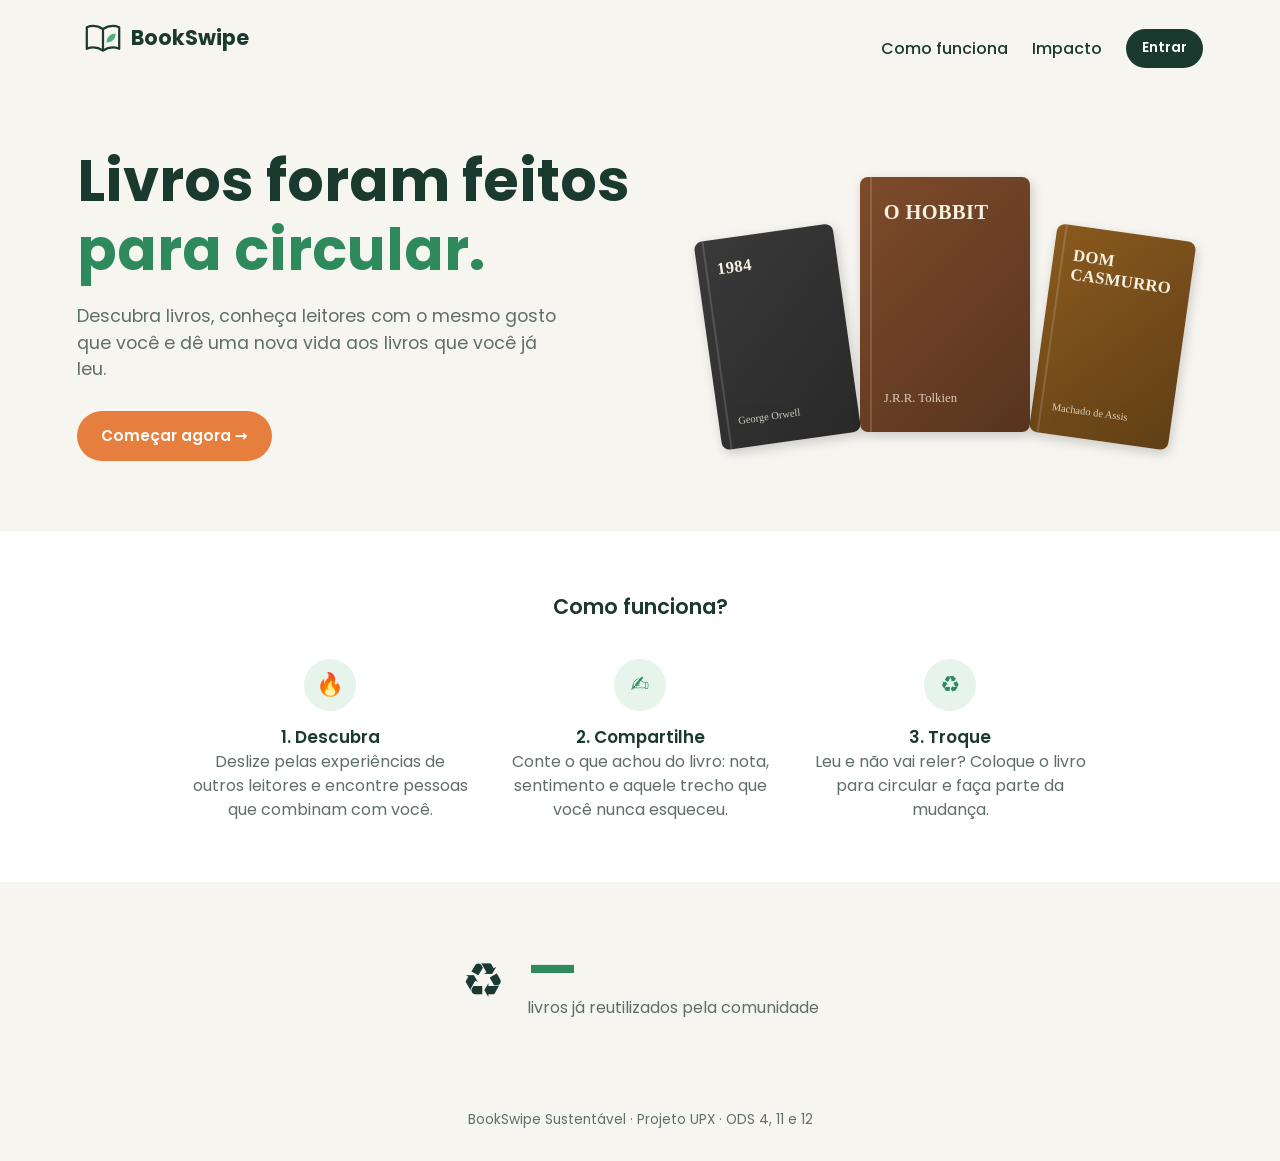
<file: site/index.html>
<!DOCTYPE html>
<html lang="pt-BR">
<head>
  <meta charset="UTF-8">
  <meta name="viewport" content="width=device-width, initial-scale=1.0">
  <title>BookSwipe · Leia. Compartilhe. Troque.</title>
  <link rel="preconnect" href="https://fonts.googleapis.com">
  <link href="https://fonts.googleapis.com/css2?family=Poppins:wght@400;500;600;700&display=swap" rel="stylesheet">
  <link rel="icon" href="favicon.svg" type="image/svg+xml">
  <link rel="stylesheet" href="css/estilo.css">
</head>
<body>

  <header class="landing-topo">
    <a href="index.html" class="logo" id="logo"></a>
    <nav>
      <a href="#como-funciona">Como funciona</a>
      <a href="#impacto">Impacto</a>
      <a href="login.html" class="botao botao-escuro botao-pequeno">Entrar</a>
    </nav>
  </header>

  <section class="hero">
    <div>
      <h1>Livros foram feitos <em>para circular.</em></h1>
      <p>Descubra livros, conheça leitores com o mesmo gosto que você e dê uma nova vida aos livros que você já leu.</p>
      <a href="cadastro.html" class="botao botao-destaque">Começar agora →</a>
    </div>
    <div class="hero-livros" id="hero-livros"></div>
  </section>

  <section class="como-funciona" id="como-funciona">
    <h2>Como funciona?</h2>
    <div class="passos">
      <div>
        <div class="passo-numero">🔥</div>
        <h3>1. Descubra</h3>
        <p class="suave">Deslize pelas experiências de outros leitores e encontre pessoas que combinam com você.</p>
      </div>
      <div>
        <div class="passo-numero">✍️</div>
        <h3>2. Compartilhe</h3>
        <p class="suave">Conte o que achou do livro: nota, sentimento e aquele trecho que você nunca esqueceu.</p>
      </div>
      <div>
        <div class="passo-numero">♻️</div>
        <h3>3. Troque</h3>
        <p class="suave">Leu e não vai reler? Coloque o livro para circular e faça parte da mudança.</p>
      </div>
    </div>
  </section>

  <section class="impacto-faixa" id="impacto">
    <span style="font-size:3rem">♻️</span>
    <div>
      <div class="impacto-numero" id="total-reutilizados">—</div>
      <div class="suave">livros já reutilizados pela comunidade</div>
    </div>
  </section>

  <footer class="rodape">BookSwipe Sustentável · Projeto UPX · ODS 4, 11 e 12</footer>

  <script src="js/api.js"></script>
  <script src="js/layout.js"></script>
  <script src="js/index.js"></script>
</body>
</html>
</file>
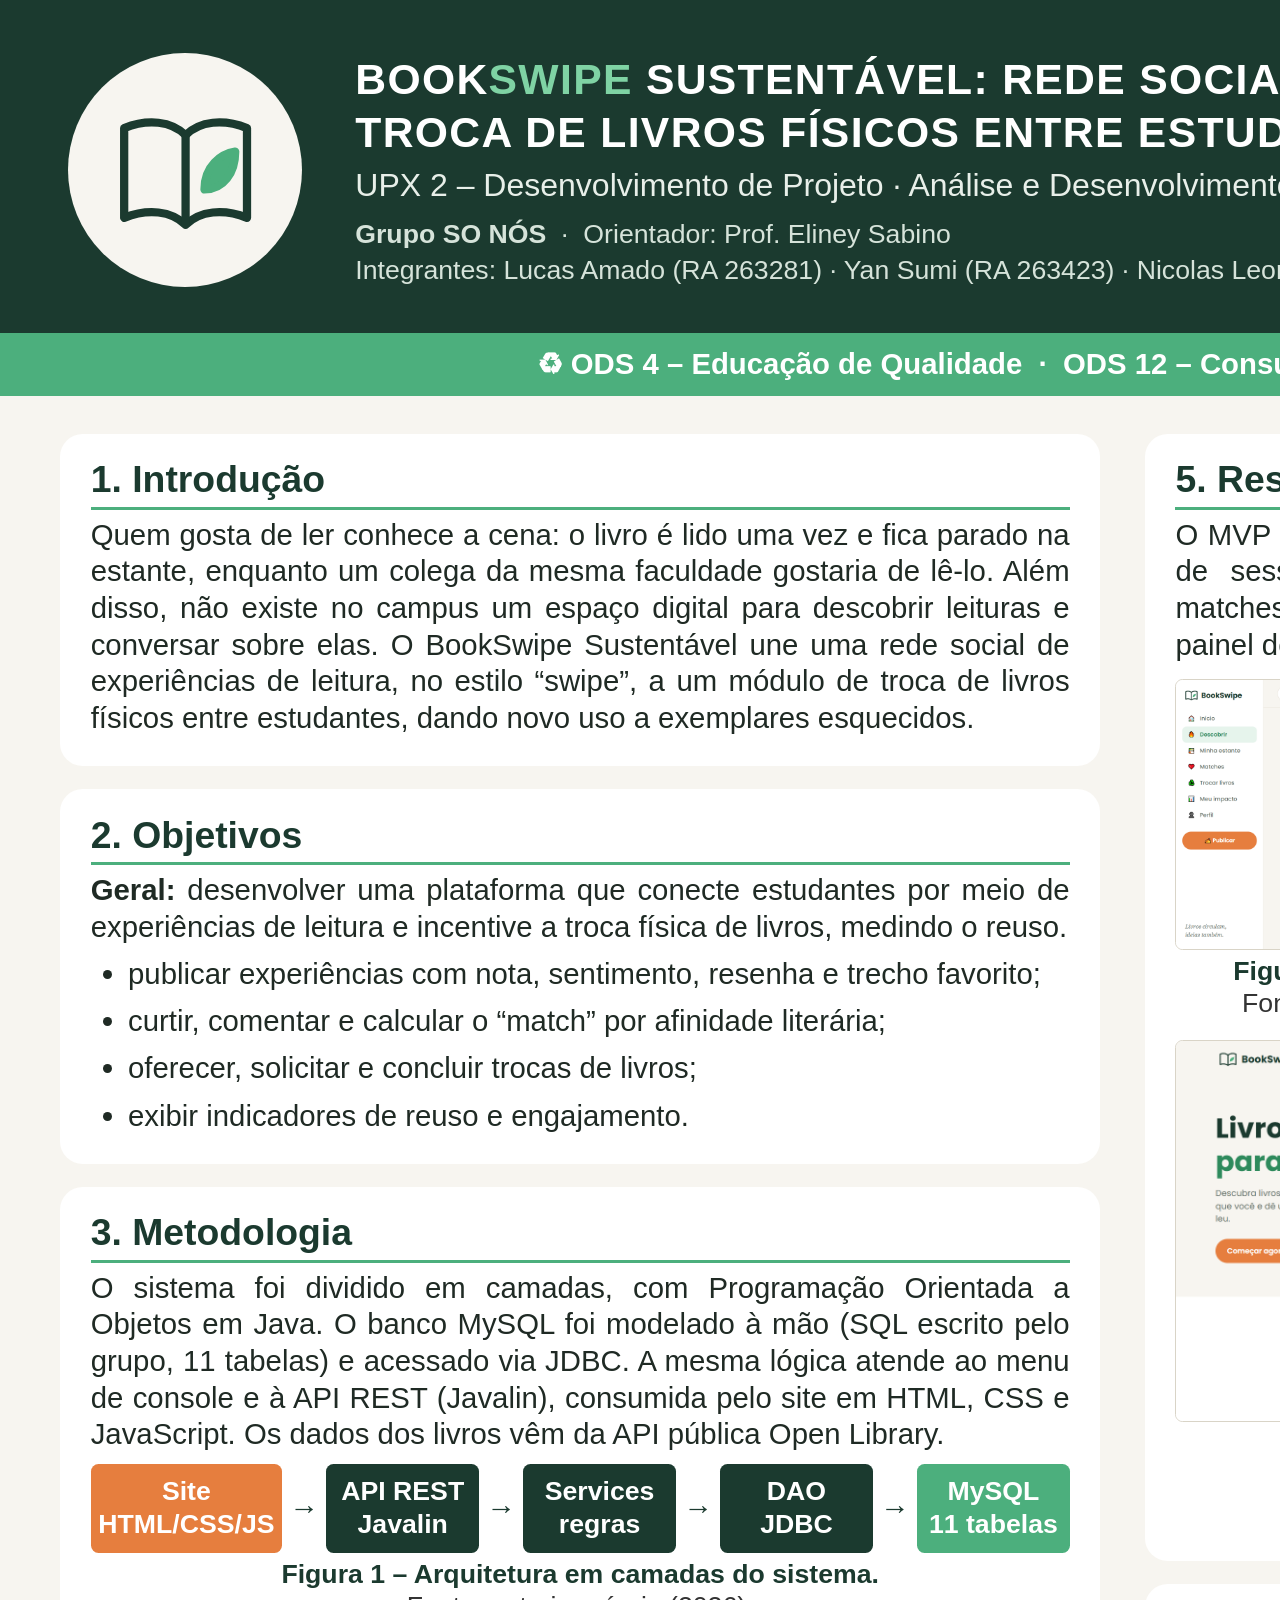
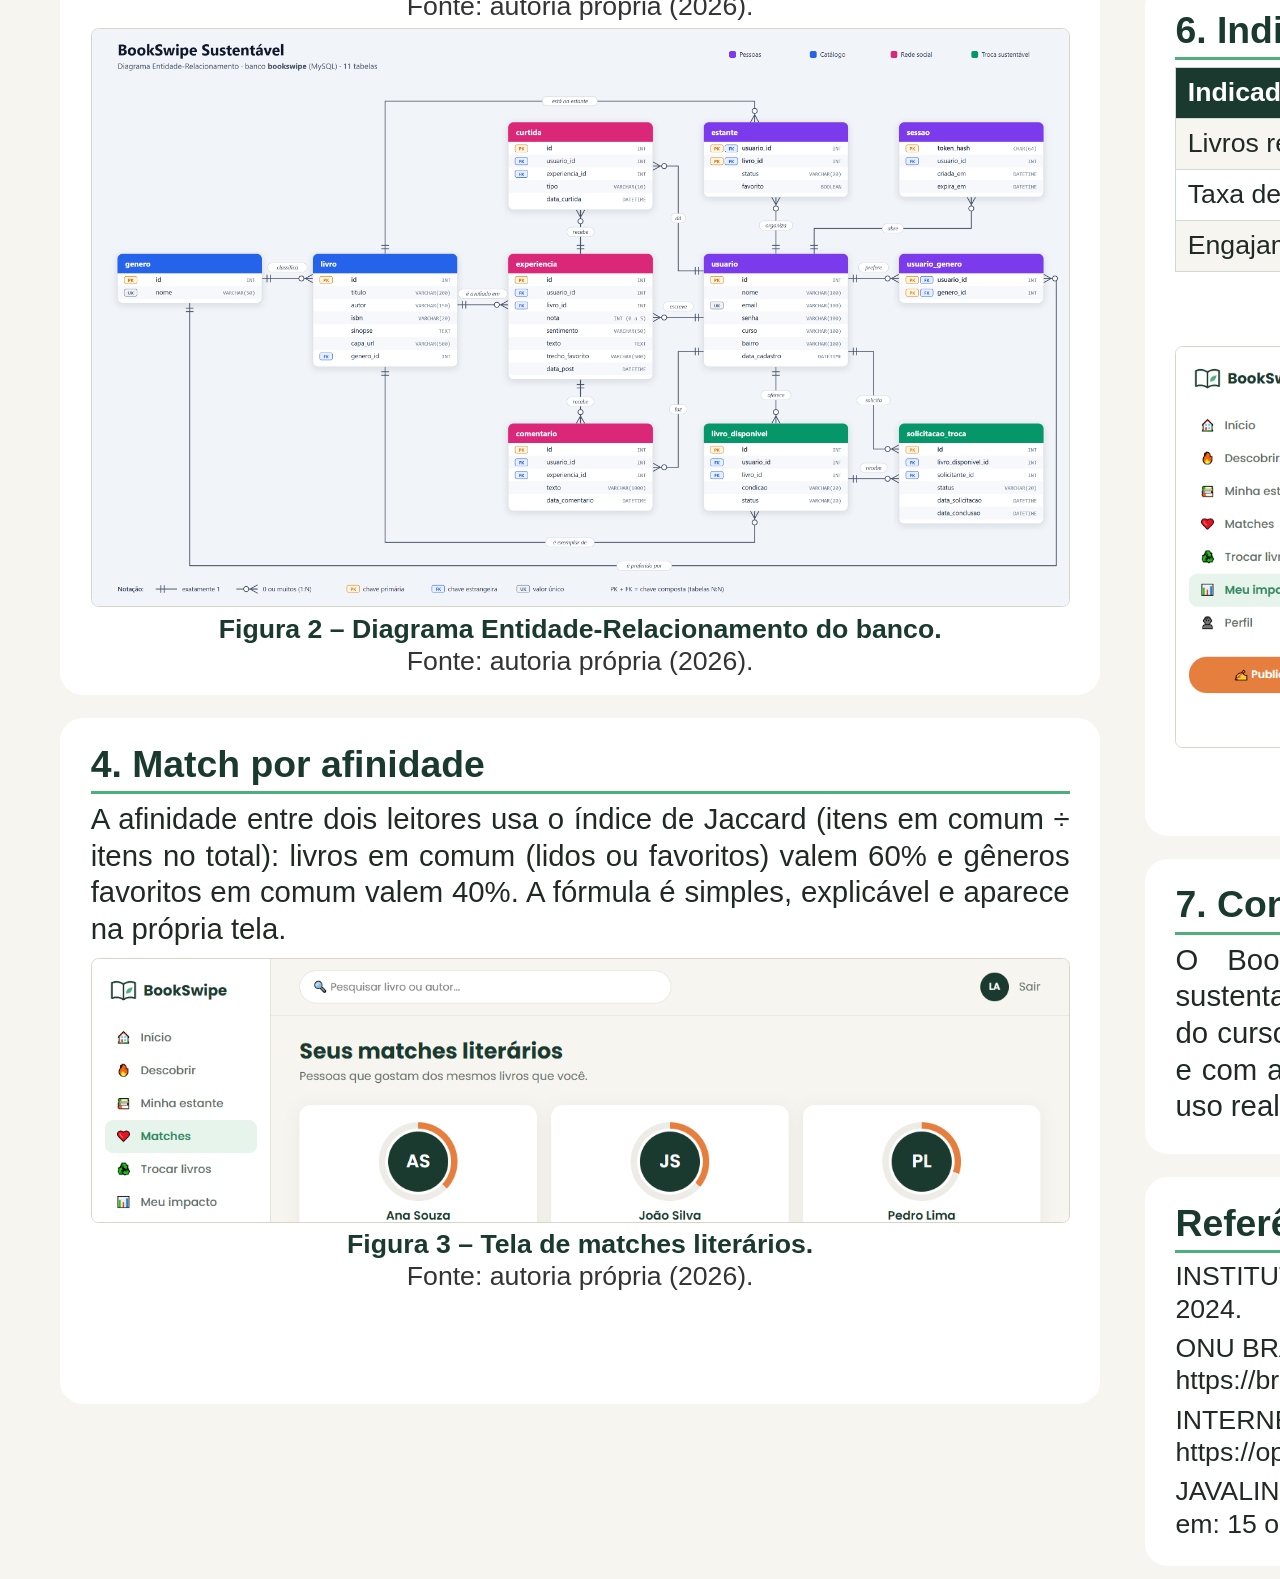
<file: entrega/banner.html>
<!doctype html>
<html lang="pt-BR">
<head>
<meta charset="utf-8">
<title>Banner BookSwipe</title>
<style>
  @page { size: 594mm 841mm; margin: 0; }
  * { box-sizing: border-box; }
  html, body { margin: 0; }
  body { font-family: Arial, Helvetica, sans-serif; font-size: 22pt; line-height: 1.25; color: #1f2a24; background: #F7F5F0;
         width: 594mm; height: 841mm; overflow: hidden; -webkit-print-color-adjust: exact; print-color-adjust: exact; }
  p, li { text-align: justify; hyphens: auto; margin: 0 0 8pt; }
  ul { margin: 0 0 8pt; padding-left: 28pt; }

  header { background: #1B3A2F; color: #fff; padding: 14mm 18mm 12mm; display: flex; gap: 14mm; align-items: center; }
  .marca { width: 62mm; height: 62mm; border-radius: 50%; background: #F7F5F0; flex: none; display: flex; align-items: center; justify-content: center; }
  .marca svg { width: 40mm; height: 40mm; }
  header .tit { flex: 1; }
  header h1 { font-size: 32pt; margin: 0 0 4pt; letter-spacing: 1pt; }
  header h1 span { color: #7fd3a4; }
  header .sub { font-size: 24pt; margin: 0 0 8pt; color: #e8efe9; text-align: left; }
  header .ident { font-size: 20pt; color: #d6e3da; line-height: 1.35; text-align: left; margin: 0; }
  .faixa { background: #4CAF7D; color: #fff; font-size: 22pt; font-weight: bold; text-align: center; padding: 3.5mm; }

  main { display: grid; grid-template-columns: 1fr 1fr; gap: 12mm; padding: 10mm 16mm 0; height: 690mm; }
  .col { display: flex; flex-direction: column; gap: 6mm; min-height: 0; }
  .bloco { background: #fff; border-radius: 6mm; padding: 6mm 8mm 5mm; }
  h2 { font-size: 28pt; color: #1B3A2F; margin: 0 0 5pt; padding-bottom: 3pt; border-bottom: 2.5pt solid #4CAF7D; }
  h2 b { color: #E67E3E; }
  figure { margin: 4pt 0 0; text-align: center; }
  figure img { width: 100%; border: 1pt solid #d9d4c7; border-radius: 2mm; display: block; }
  figcaption { font-size: 20pt; line-height: 1.2; margin-top: 4pt; text-align: center; color: #333; }
  figcaption b { color: #1B3A2F; }
  .lado { display: flex; gap: 5mm; }
  .lado figure { flex: 1; }

  .arq { display: flex; align-items: center; justify-content: space-between; gap: 2mm; margin: 4pt 0 2pt; }
  .arq div { background: #1B3A2F; color: #fff; font-size: 20pt; font-weight: bold; padding: 3mm 2mm; border-radius: 2mm; text-align: center; flex: 1; }
  .arq div.l { background: #4CAF7D; }
  .arq div.o { background: #E67E3E; }
  .arq i { font-style: normal; color: #1B3A2F; font-size: 22pt; font-weight: bold; }

  table { width: 100%; border-collapse: collapse; font-size: 20pt; }
  th, td { border: 1pt solid #cfd8d2; padding: 2.2mm 3mm; text-align: left; }
  th { background: #1B3A2F; color: #fff; }
  td.n { text-align: center; font-weight: bold; color: #2e8b57; white-space: nowrap; }
  tr:nth-child(even) td { background: #F7F5F0; }
  .ref p { font-size: 20pt; line-height: 1.22; text-align: left; margin-bottom: 5pt; }
  .grow { flex: 1; }
</style>
</head>
<body>

<header>
  <div class="marca">
    <svg viewBox="0 0 64 64" fill="none" stroke="#1B3A2F" stroke-width="3.5" stroke-linejoin="round">
      <path d="M6 14 C16 10 26 11 32 17 C38 11 48 10 58 14 V52 C48 48 38 49 32 55 C26 49 16 48 6 52 Z"/>
      <path d="M32 17 V55"/>
      <path d="M40 40 C40 30 47 25 53 24 C53 33 48 40 40 40 Z" fill="#4CAF7D" stroke="#4CAF7D"/>
    </svg>
  </div>
  <div class="tit">
    <h1>BOOK<span>SWIPE</span> SUSTENTÁVEL: REDE SOCIAL DE EXPERIÊNCIAS DE LEITURA E TROCA DE LIVROS FÍSICOS ENTRE ESTUDANTES</h1>
    <p class="sub">UPX 2 – Desenvolvimento de Projeto · Análise e Desenvolvimento de Sistemas</p>
    <p class="ident">
      <b>Grupo SO NÓS</b> &nbsp;·&nbsp; Orientador: Prof. Eliney Sabino<br>
      Integrantes: Lucas Amado (RA 263281) · Yan Sumi (RA 263423) · Nicolas Leon (RA 263164) · Matheus Freitas (RA 263627)
    </p>
  </div>
</header>
<div class="faixa">♻ ODS 4 – Educação de Qualidade &nbsp;·&nbsp; ODS 12 – Consumo e Produção Responsáveis</div>

<main>
  <!-- COLUNA ESQUERDA -->
  <div class="col">
    <section class="bloco">
      <h2>1. Introdução</h2>
      <p>Quem gosta de ler conhece a cena: o livro é lido uma vez e fica parado na estante, enquanto um colega da mesma faculdade gostaria de lê-lo. Além disso, não existe no campus um espaço digital para descobrir leituras e conversar sobre elas. O BookSwipe Sustentável une uma rede social de experiências de leitura, no estilo “swipe”, a um módulo de troca de livros físicos entre estudantes, dando novo uso a exemplares esquecidos.</p>
    </section>

    <section class="bloco">
      <h2>2. Objetivos</h2>
      <p><b>Geral:</b> desenvolver uma plataforma que conecte estudantes por meio de experiências de leitura e incentive a troca física de livros, medindo o reuso.</p>
      <ul>
        <li>publicar experiências com nota, sentimento, resenha e trecho favorito;</li>
        <li>curtir, comentar e calcular o “match” por afinidade literária;</li>
        <li>oferecer, solicitar e concluir trocas de livros;</li>
        <li>exibir indicadores de reuso e engajamento.</li>
      </ul>
    </section>

    <section class="bloco">
      <h2>3. Metodologia</h2>
      <p>O sistema foi dividido em camadas, com Programação Orientada a Objetos em Java. O banco MySQL foi modelado à mão (SQL escrito pelo grupo, 11 tabelas) e acessado via JDBC. A mesma lógica atende ao menu de console e à API REST (Javalin), consumida pelo site em HTML, CSS e JavaScript. Os dados dos livros vêm da API pública Open Library.</p>
      <div class="arq">
        <div class="o">Site<br>HTML/CSS/JS</div><i>→</i>
        <div>API REST<br>Javalin</div><i>→</i>
        <div>Services<br>regras</div><i>→</i>
        <div>DAO<br>JDBC</div><i>→</i>
        <div class="l">MySQL<br>11 tabelas</div>
      </div>
      <figcaption><b>Figura 1 – Arquitetura em camadas do sistema.</b><br>Fonte: autoria própria (2026).</figcaption>
      <figure><img src="../banco/DER.png">
        <figcaption><b>Figura 2 – Diagrama Entidade-Relacionamento do banco.</b><br>Fonte: autoria própria (2026).</figcaption></figure>
    </section>

    <section class="bloco grow">
      <h2>4. Match por afinidade</h2>
      <p>A afinidade entre dois leitores usa o índice de Jaccard (itens em comum ÷ itens no total): livros em comum (lidos ou favoritos) valem 60% e gêneros favoritos em comum valem 40%. A fórmula é simples, explicável e aparece na própria tela.</p>
      <figure><img src="img/13-matches.png" style="height:70mm;object-fit:cover;object-position:top">
        <figcaption><b>Figura 3 – Tela de matches literários.</b><br>Fonte: autoria própria (2026).</figcaption></figure>
    </section>
  </div>

  <!-- COLUNA DIREITA -->
  <div class="col">
    <section class="bloco">
      <h2>5. Resultados: o sistema</h2>
      <p>O MVP está funcionando: cadastro com senha protegida por hash e token de sessão, feed de experiências com swipe, comentários, estante, matches, marketplace de trocas com regras de negócio no servidor e painel de impacto. O site também funciona no celular.</p>
      <div class="lado">
        <figure><img src="img/06-descobrir.png">
          <figcaption><b>Figura 4 – Descobrir (swipe).</b><br>Fonte: autoria própria (2026).</figcaption></figure>
        <figure><img src="img/14-trocas.png" style="height:auto;aspect-ratio:1366/768;object-fit:cover;object-position:top">
          <figcaption><b>Figura 5 – Livros para troca.</b><br>Fonte: autoria própria (2026).</figcaption></figure>
      </div>
      <div class="lado" style="margin-top:4mm">
        <figure style="flex:2.2"><img src="img/01-landing.png" style="aspect-ratio:1366/790;object-fit:cover;object-position:top">
          <figcaption><b>Figura 6 – Landing Page.</b><br>Fonte: autoria própria (2026).</figcaption></figure>
        <figure style="flex:1"><img src="img/21-celular-descobrir.png" style="aspect-ratio:390/480;object-fit:cover;object-position:top">
          <figcaption><b>Figura 7 – Versão celular.</b><br>Fonte: autoria própria (2026).</figcaption></figure>
      </div>
    </section>

    <section class="bloco">
      <h2>6. Indicadores de impacto</h2>
      <table>
        <tr><th>Indicador (dados de teste)</th><th>Valor</th></tr>
        <tr><td>Livros reutilizados (trocas concluídas)</td><td class="n">4</td></tr>
        <tr><td>Taxa de reuso (trocados ÷ oferecidos)</td><td class="n">44%</td></tr>
        <tr><td>Engajamento (interações por experiência)</td><td class="n">1,9</td></tr>
      </table>
      <figcaption><b>Tabela 1 – Indicadores calculados pelo sistema.</b><br>Fonte: autoria própria, banco de dados de teste (2026).</figcaption>
      <figure><img src="img/18-impacto.png" style="aspect-ratio:1366/560;object-fit:cover;object-position:top">
        <figcaption><b>Figura 8 – Painel “Meu impacto”.</b><br>Fonte: autoria própria (2026).</figcaption></figure>
    </section>

    <section class="bloco">
      <h2>7. Considerações finais</h2>
      <p>O BookSwipe mostra que é possível juntar leitura, convívio e sustentabilidade em uma ferramenta simples, construída com o conteúdo do curso. Como próximos passos estão o teste de usabilidade com alunos e com a biblioteca, notificações de pedidos de troca e a implantação para uso real no campus.</p>
    </section>

    <section class="bloco ref grow">
      <h2>Referências</h2>
      <p>INSTITUTO PRÓ-LIVRO. <b>Retratos da Leitura no Brasil</b>. 6. ed. São Paulo: IPL, 2024.</p>
      <p>ONU BRASIL. <b>Objetivos de Desenvolvimento Sustentável</b>. Disponível em: https://brasil.un.org/pt-br/sdgs. Acesso em: 15 out. 2026.</p>
      <p>INTERNET ARCHIVE. <b>Open Library APIs</b>. Disponível em: https://openlibrary.org/developers/api. Acesso em: 15 out. 2026.</p>
      <p>JAVALIN. <b>Documentation</b>. Disponível em: https://javalin.io/documentation. Acesso em: 15 out. 2026.</p>
    </section>
  </div>
</main>

</body>
</html>
</file>
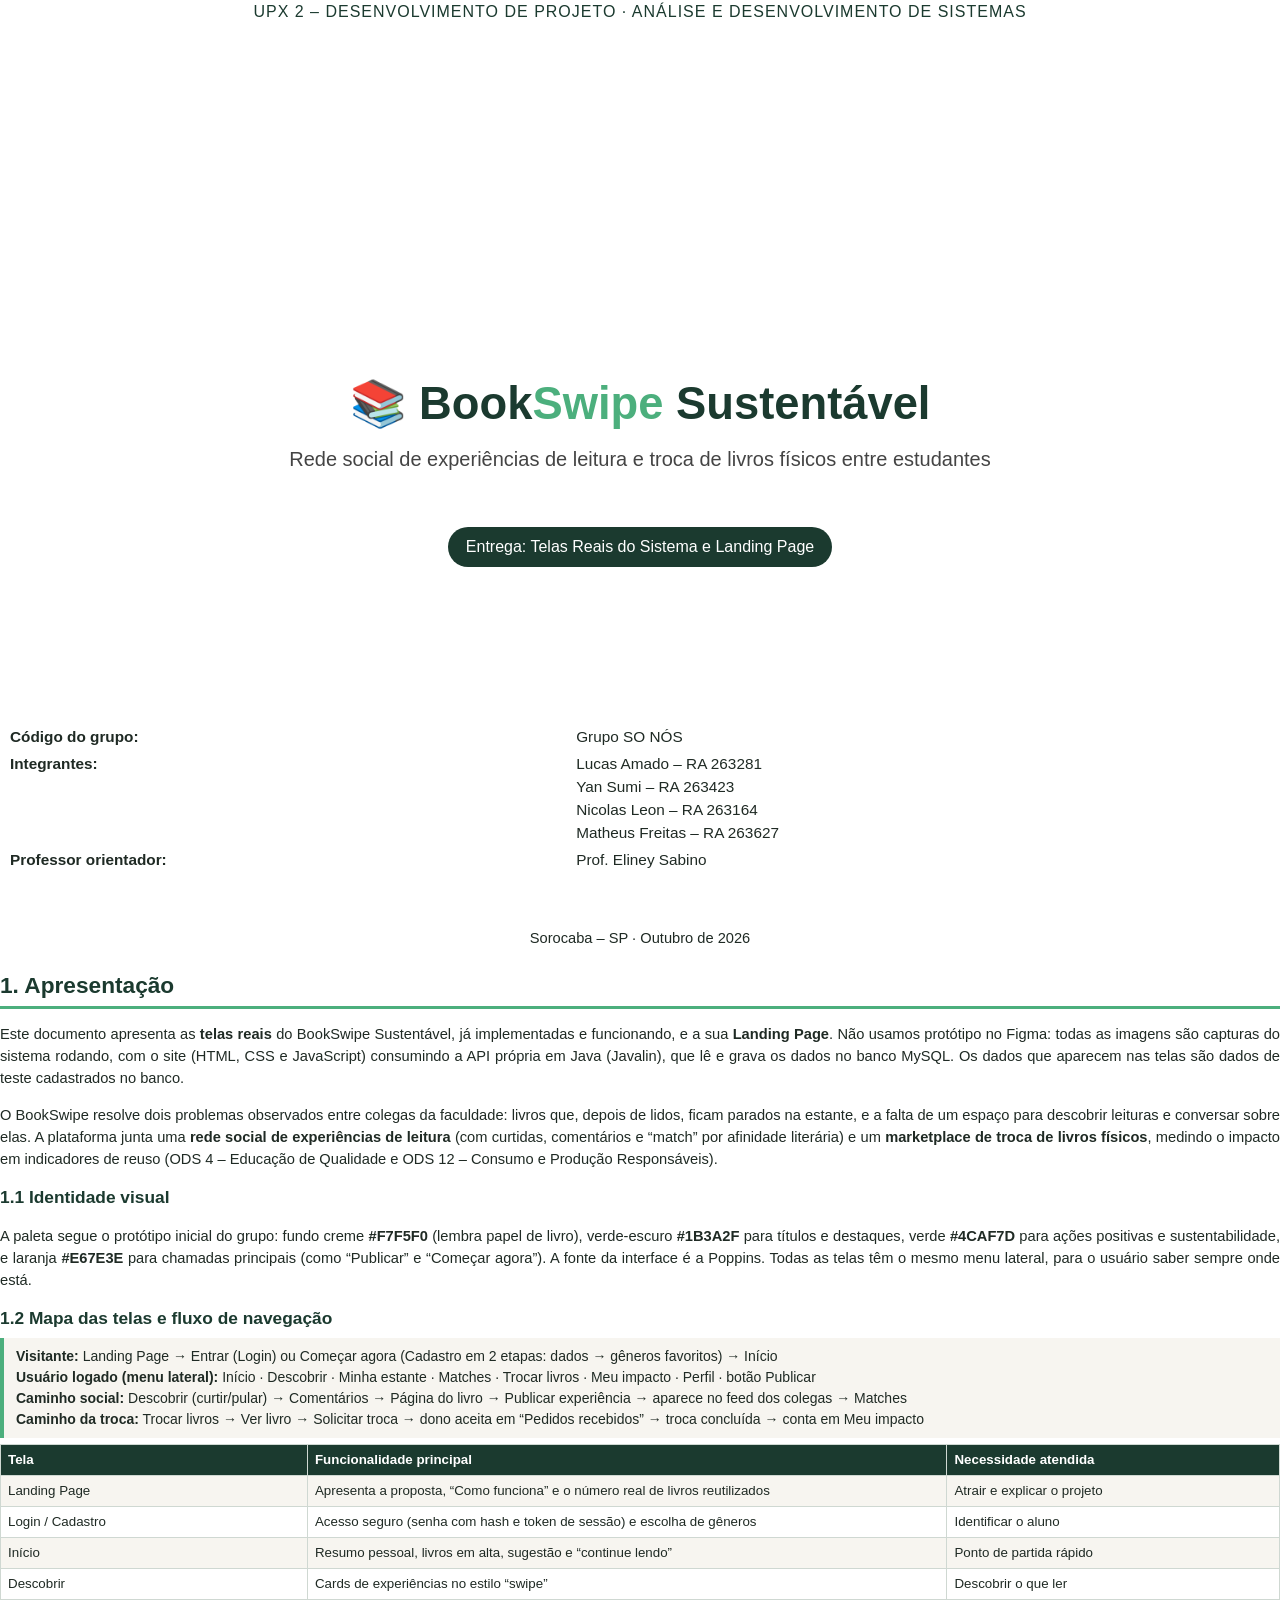
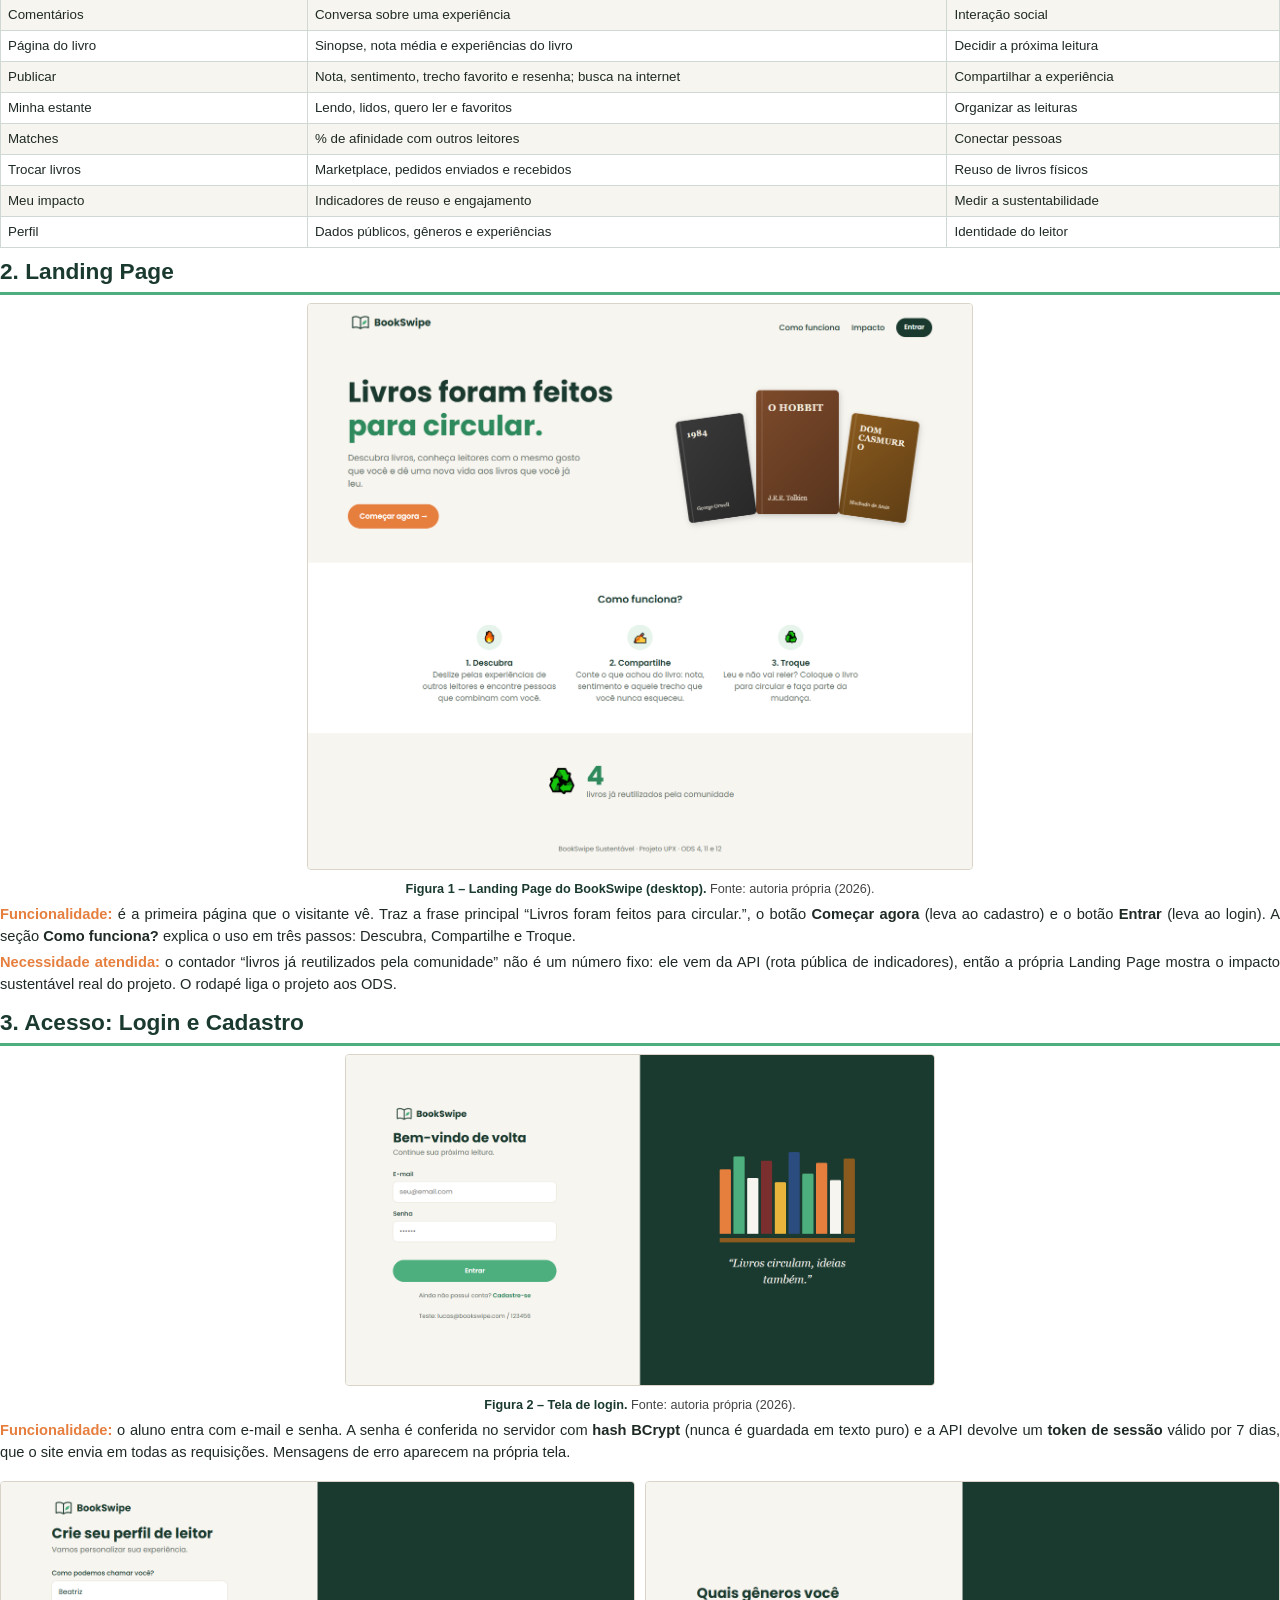
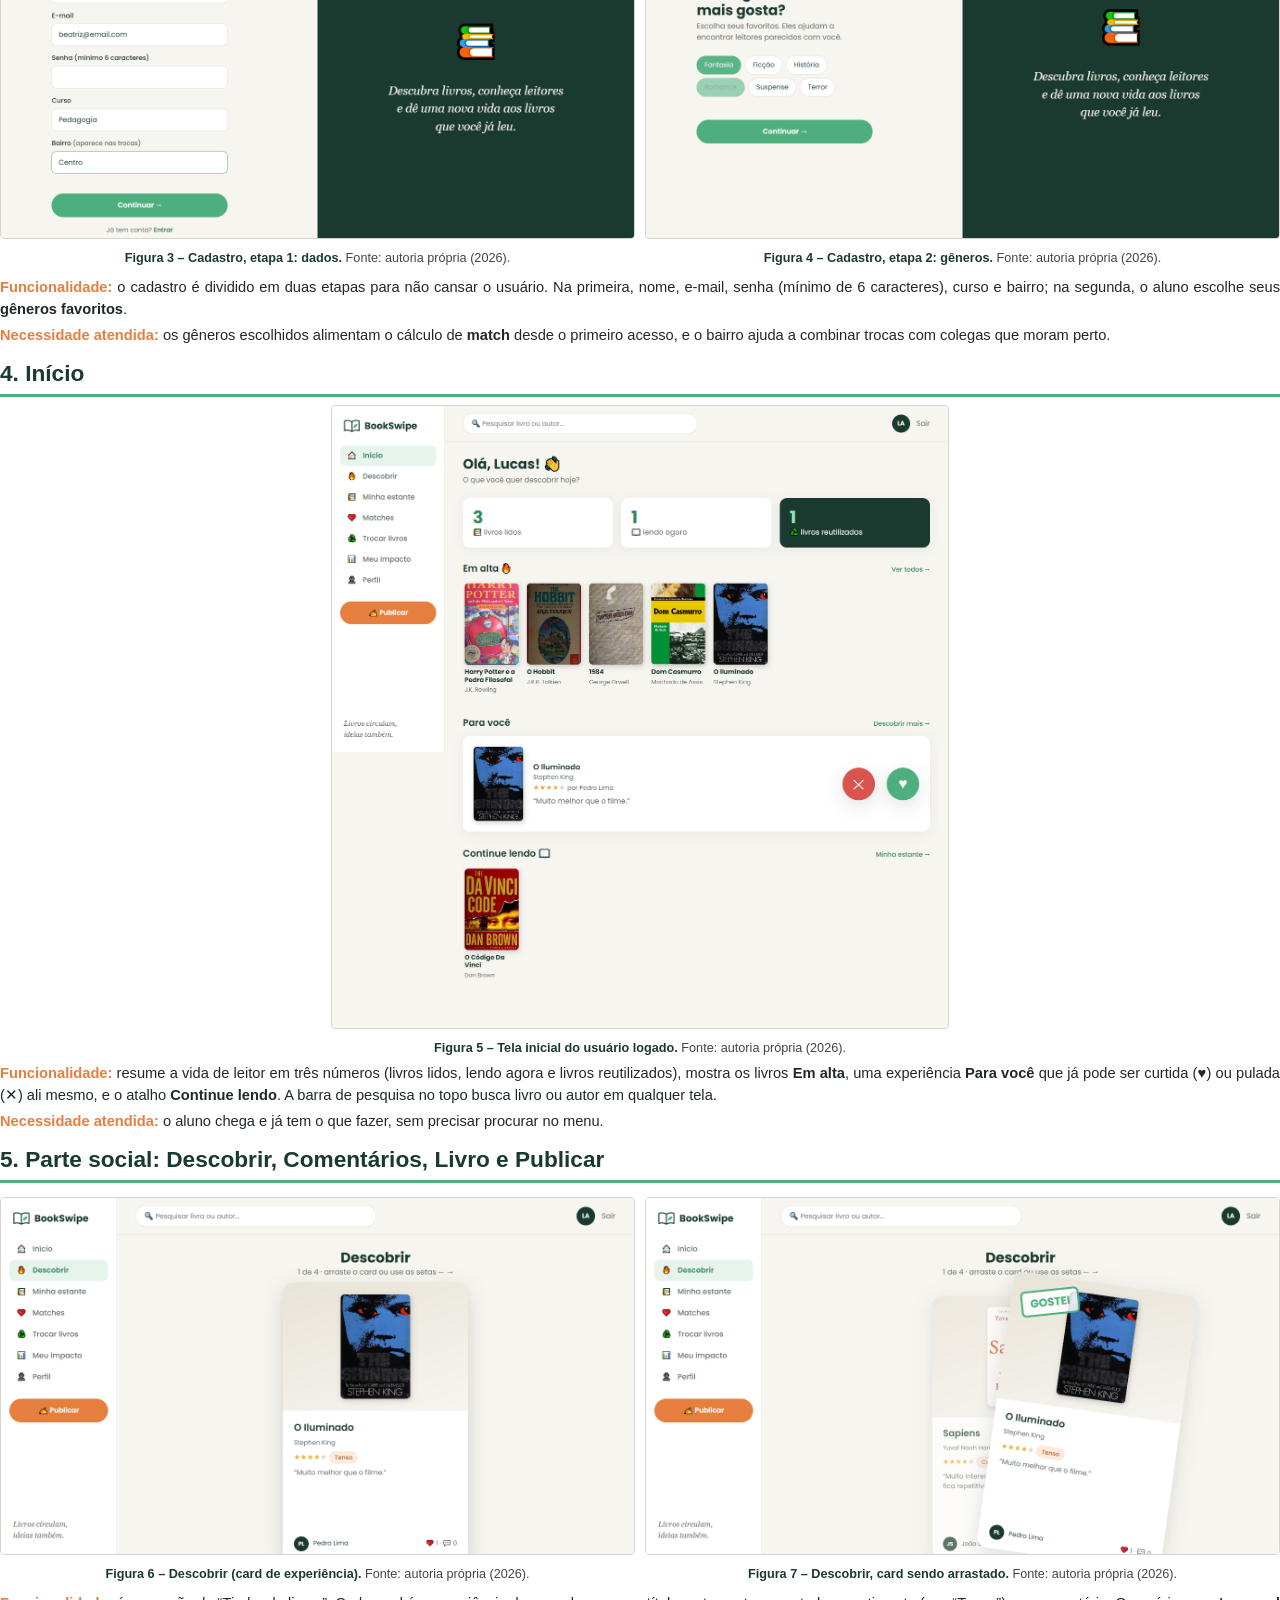
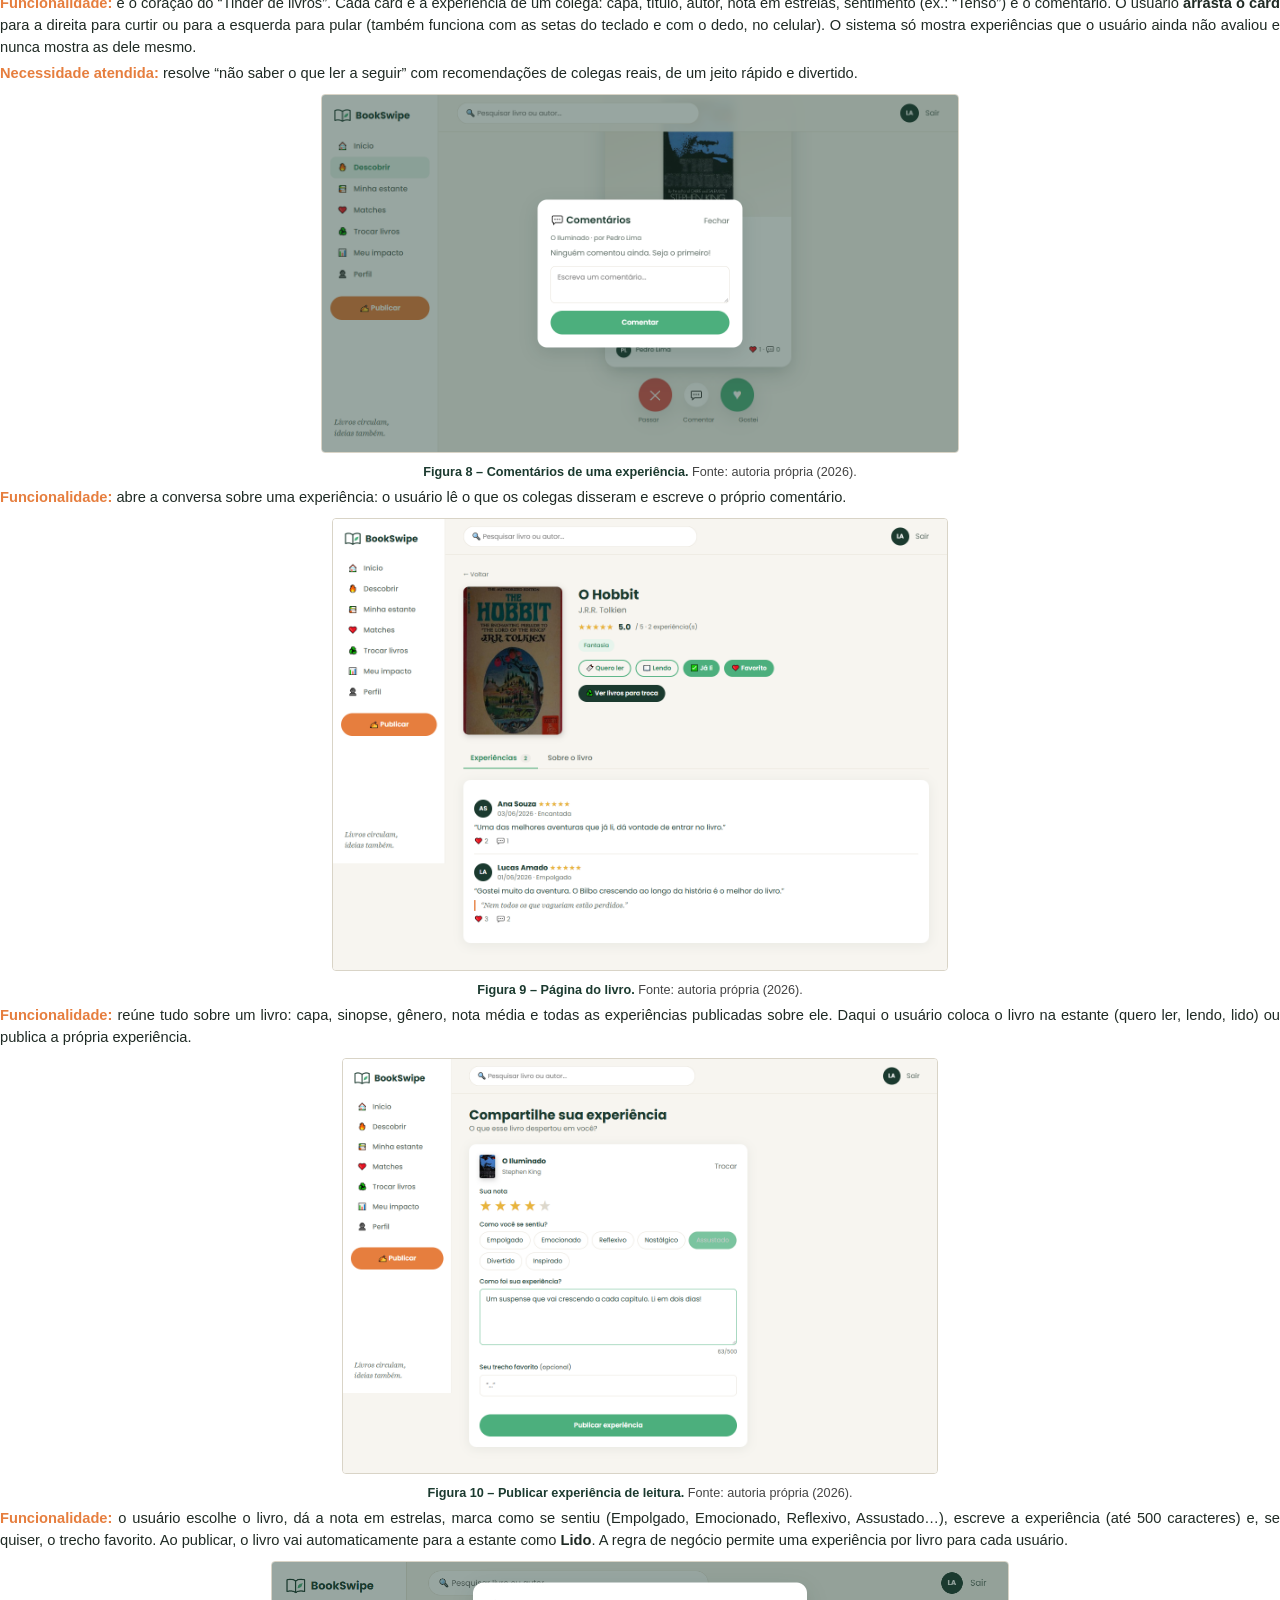
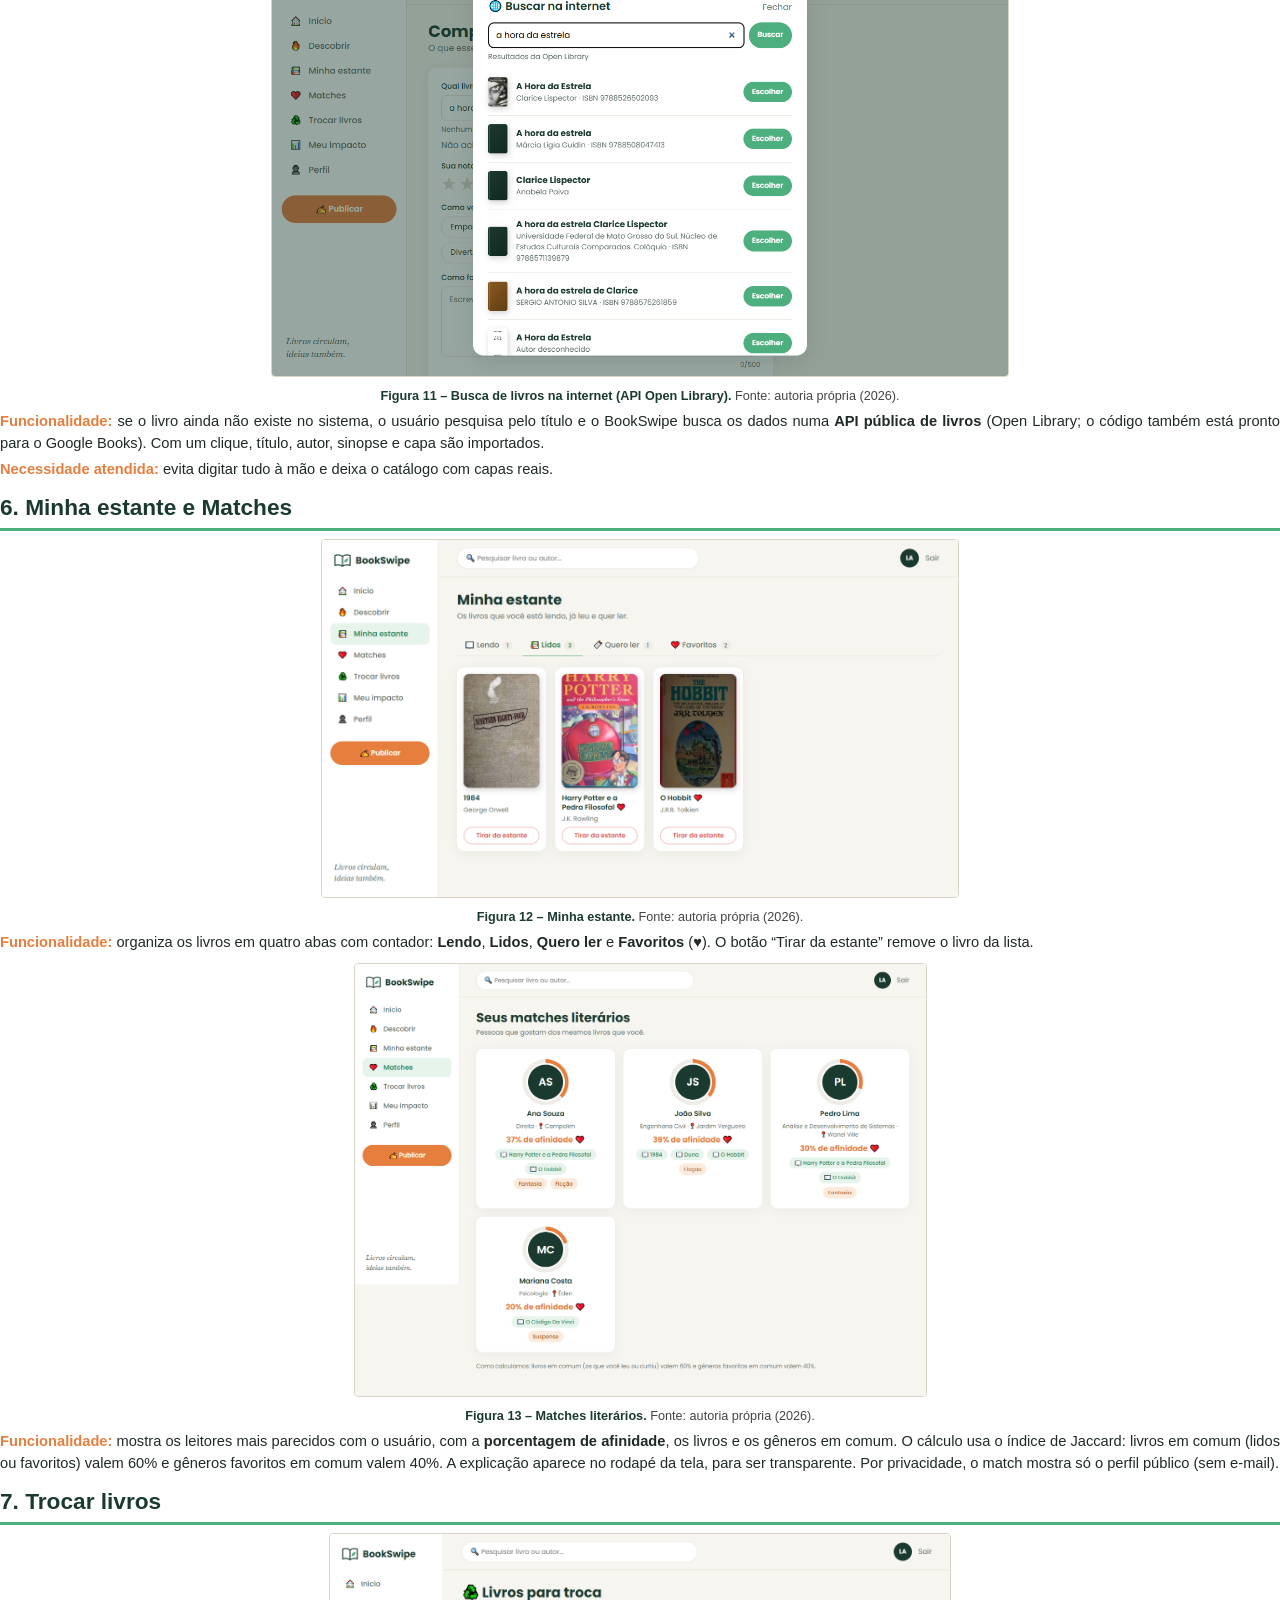
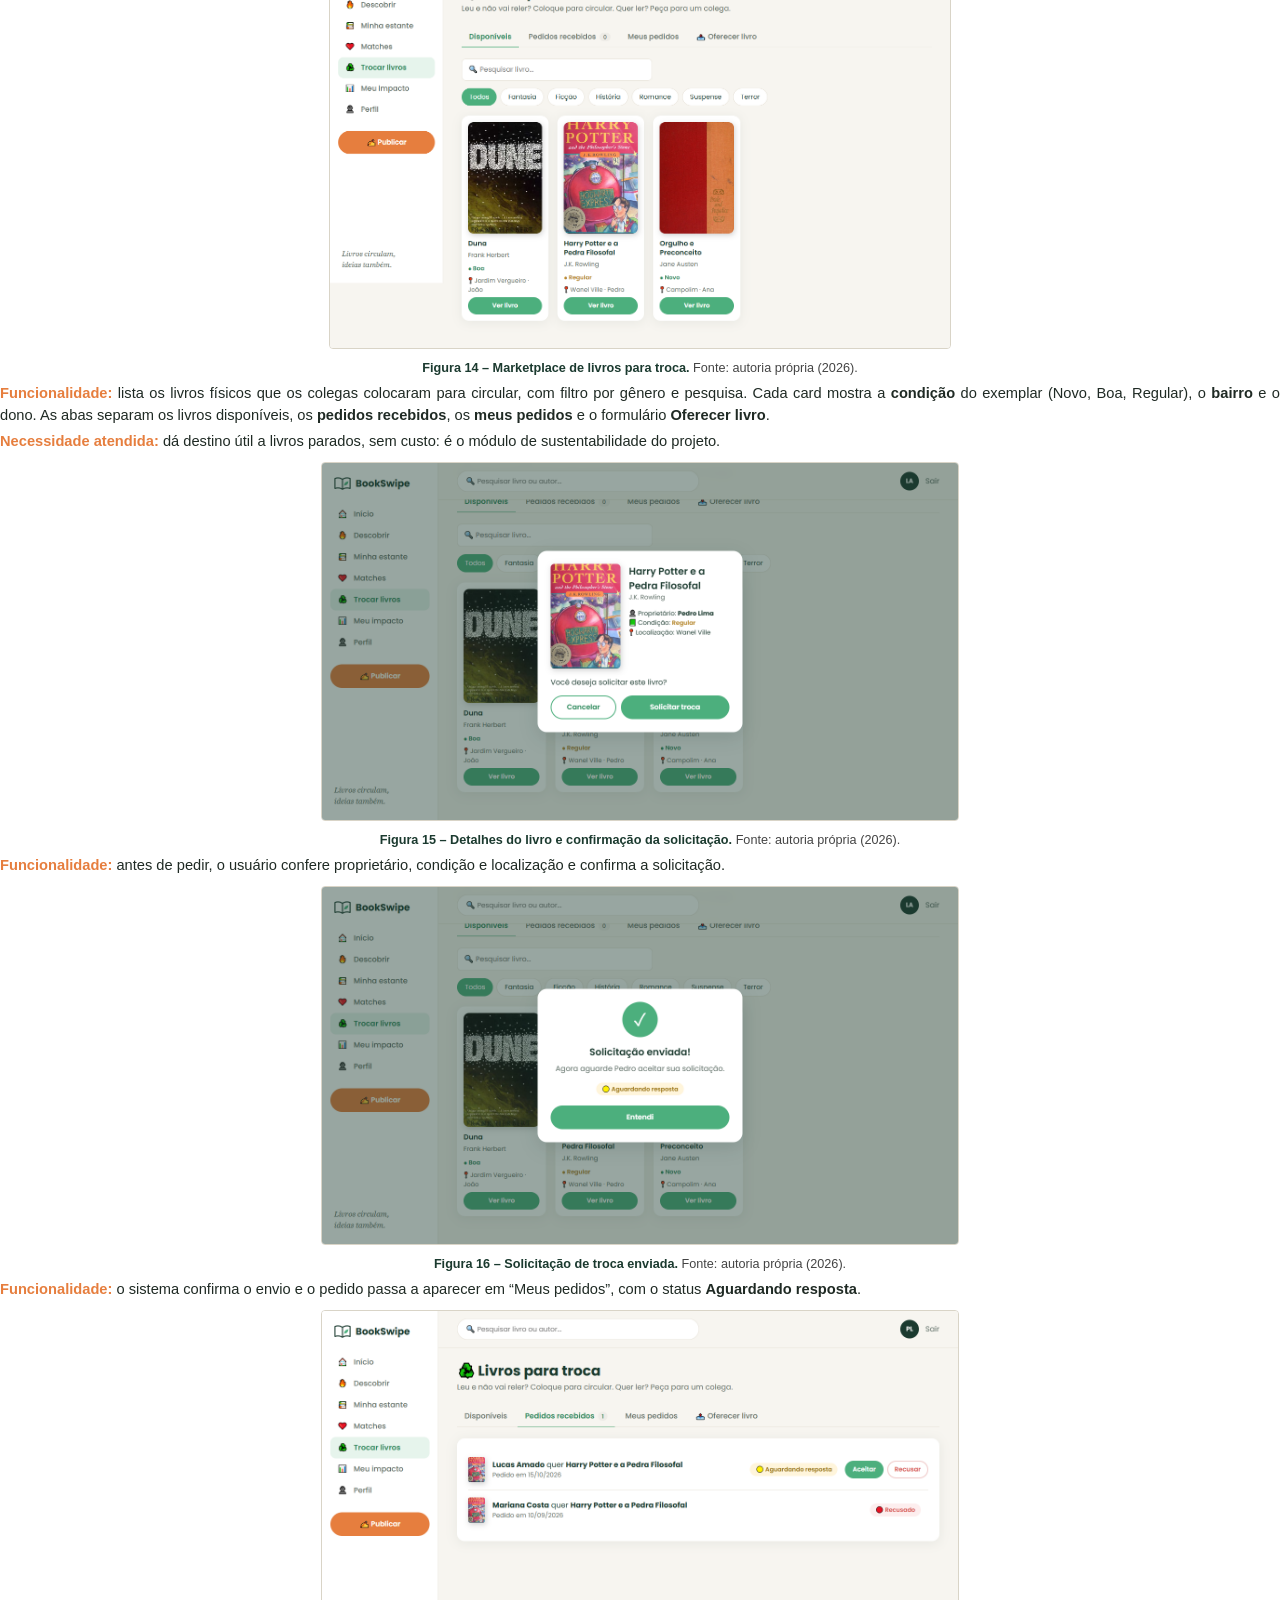
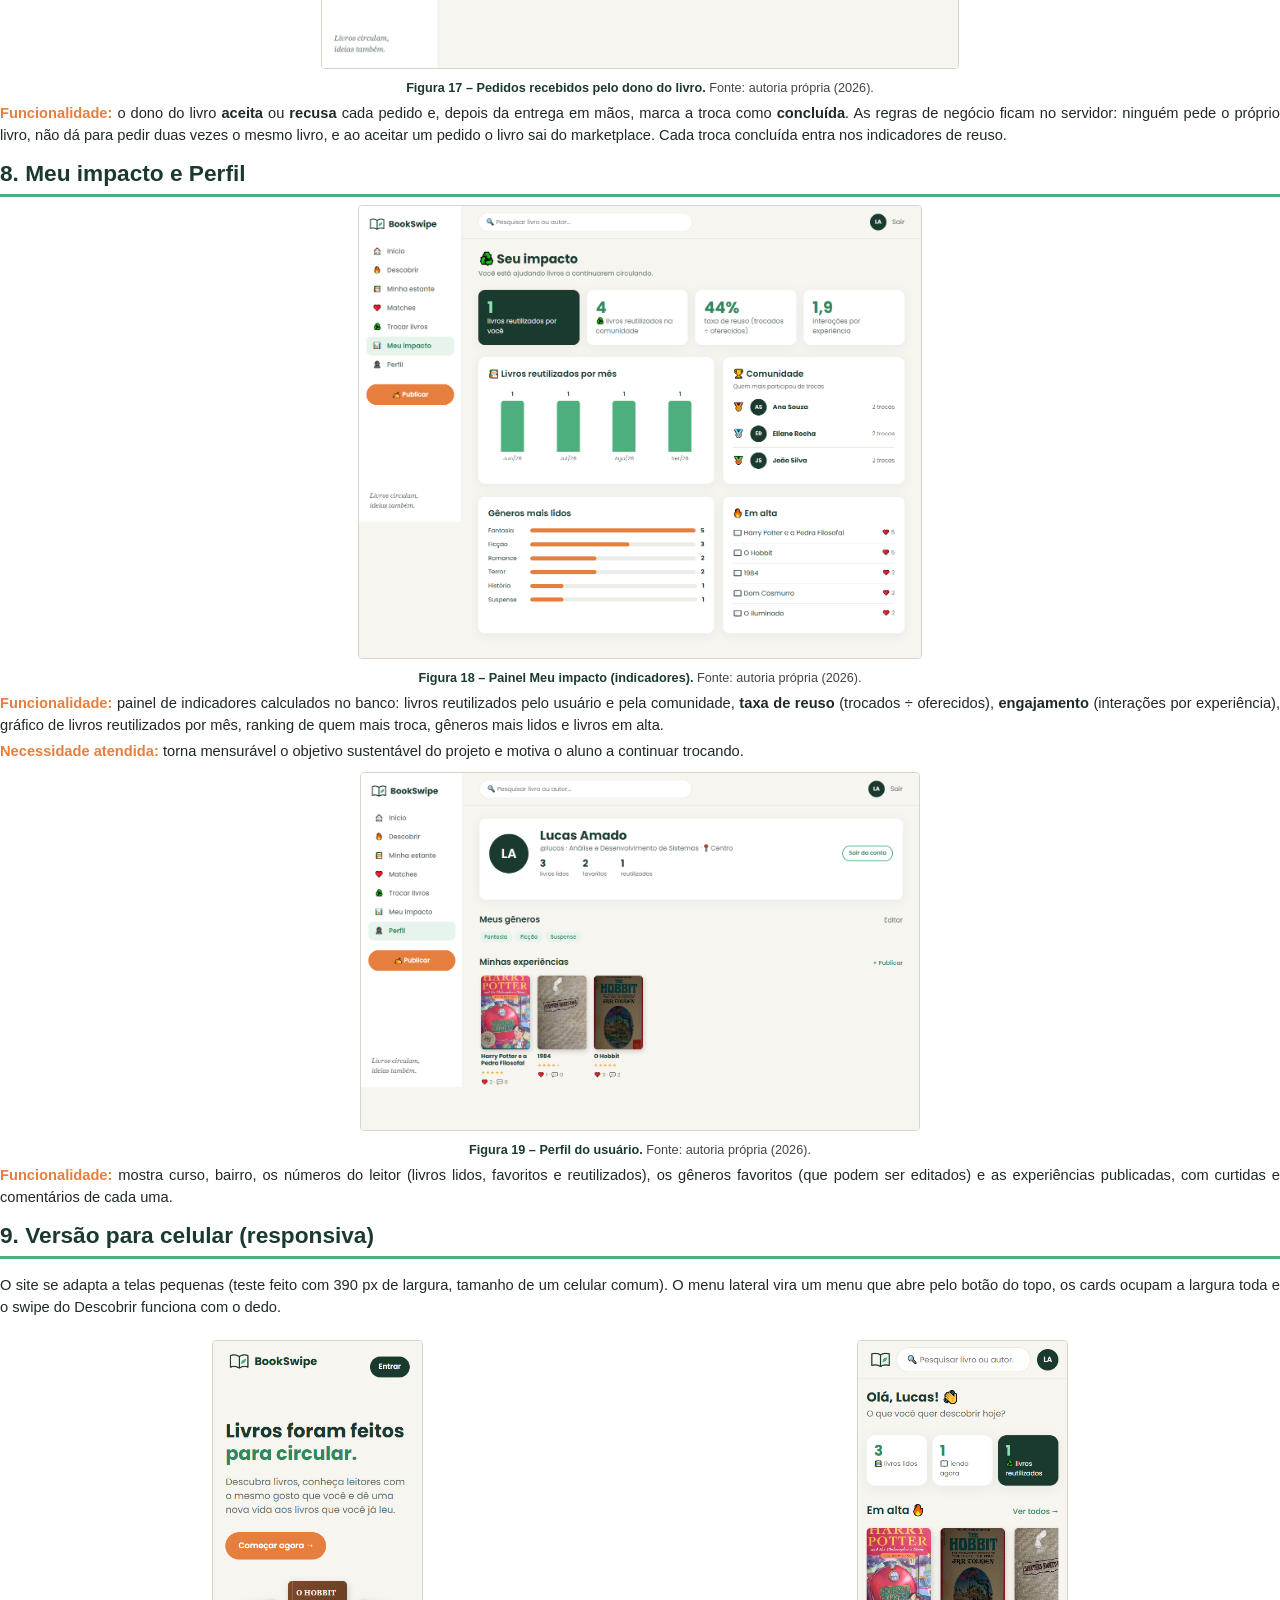
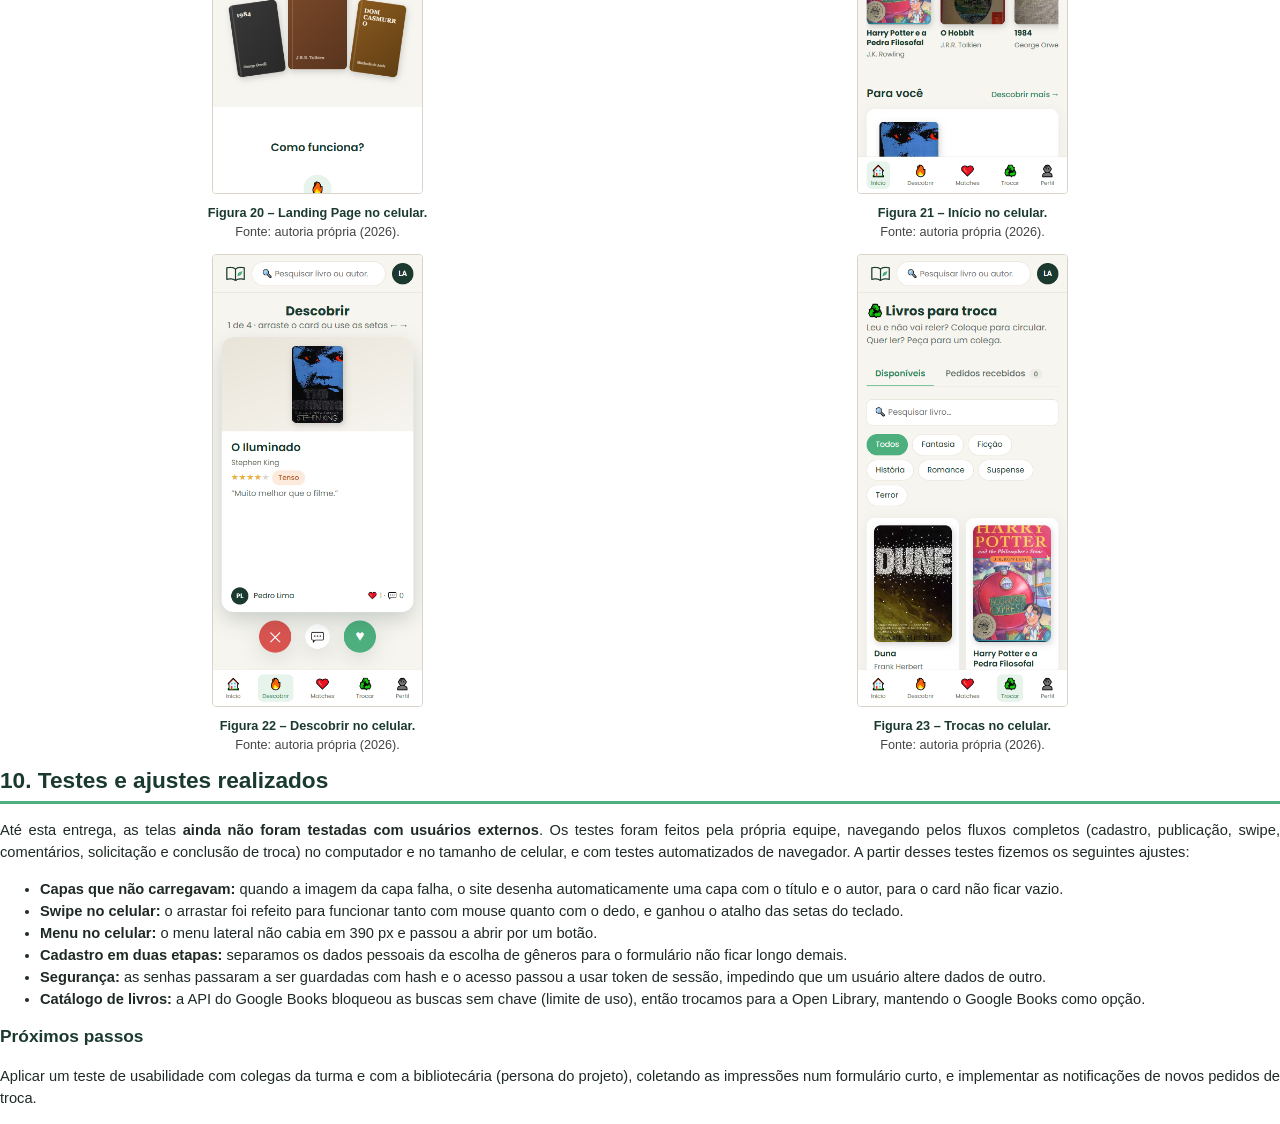
<file: entrega/telas.html>
<!doctype html>
<html lang="pt-BR">
<head>
<meta charset="utf-8">
<title>Telas Reais e Landing Page – BookSwipe</title>
<style>
  @page { size: A4; margin: 16mm 16mm 18mm; }
  * { box-sizing: border-box; }
  body { font-family: Arial, Helvetica, sans-serif; color: #1f2a24; font-size: 11pt; line-height: 1.5; margin: 0; }
  h1, h2, h3 { color: #1B3A2F; margin: 0 0 6px; }
  h2 { font-size: 17pt; border-bottom: 3px solid #4CAF7D; padding-bottom: 4px; margin-top: 4px; }
  h3 { font-size: 13pt; margin-top: 14px; }
  p, li { text-align: justify; hyphens: auto; }
  .quebra { break-before: page; }
  figure { margin: 8px 0 4px; break-inside: avoid; text-align: center; }
  figure img { max-width: 100%; max-height: 118mm; border: 1px solid #d9d4c7; border-radius: 4px; }
  figure.cel img { max-height: 120mm; }
  figcaption { font-size: 9.5pt; color: #444; margin-top: 4px; text-align: center; }
  figcaption b { color: #1B3A2F; }
  .tela { break-inside: avoid; margin-bottom: 10px; }
  .tela p { margin: 4px 0; }
  .rotulo { font-weight: bold; color: #E67E3E; }
  .lado { display: flex; gap: 10px; justify-content: center; }
  .lado figure { flex: 1; }
  table { width: 100%; border-collapse: collapse; font-size: 10pt; margin: 6px 0; }
  th, td { border: 1px solid #cfd8d2; padding: 5px 7px; text-align: left; vertical-align: top; }
  th { background: #1B3A2F; color: #fff; }
  tr:nth-child(even) td { background: #F7F5F0; }
  .fluxo { font-family: Arial; background: #F7F5F0; border-left: 4px solid #4CAF7D; padding: 8px 12px; font-size: 10.5pt; }

  /* capa */
  .capa { height: 255mm; display: flex; flex-direction: column; justify-content: space-between; text-align: center; }
  .capa .topo { color: #1B3A2F; font-size: 12pt; letter-spacing: 1px; }
  .capa h1 { font-size: 34pt; margin-top: 50mm; }
  .capa h1 span { color: #4CAF7D; }
  .capa .sub { font-size: 15pt; color: #444; margin-top: 6px; }
  .capa .entrega { display: inline-block; background: #1B3A2F; color: #fff; padding: 8px 18px; border-radius: 20px; font-size: 12pt; margin-top: 14mm; }
  .capa .equipe { font-size: 11.5pt; text-align: left; margin: 0 auto; }
  .capa .equipe td { border: none; padding: 2px 10px; background: none !important; }
</style>
</head>
<body>

<!-- CAPA -->
<section class="capa">
  <div class="topo">UPX 2 – DESENVOLVIMENTO DE PROJETO · ANÁLISE E DESENVOLVIMENTO DE SISTEMAS</div>
  <div>
    <h1>📚 Book<span>Swipe</span> Sustentável</h1>
    <div class="sub">Rede social de experiências de leitura e troca de livros físicos entre estudantes</div>
    <div class="entrega">Entrega: Telas Reais do Sistema e Landing Page</div>
  </div>
  <div>
    <table class="equipe">
      <tr><td><b>Código do grupo:</b></td><td>Grupo SO NÓS</td></tr>
      <tr><td><b>Integrantes:</b></td><td>Lucas Amado – RA 263281<br>Yan Sumi – RA 263423<br>Nicolas Leon – RA 263164<br>Matheus Freitas – RA 263627</td></tr>
      <tr><td><b>Professor orientador:</b></td><td>Prof. Eliney Sabino</td></tr>
    </table>
    <p style="text-align:center;margin-top:14mm">Sorocaba – SP · Outubro de 2026</p>
  </div>
</section>

<!-- 1. APRESENTAÇÃO -->
<section class="quebra">
  <h2>1. Apresentação</h2>
  <p>Este documento apresenta as <b>telas reais</b> do BookSwipe Sustentável, já implementadas e funcionando, e a sua <b>Landing Page</b>. Não usamos protótipo no Figma: todas as imagens são capturas do sistema rodando, com o site (HTML, CSS e JavaScript) consumindo a API própria em Java (Javalin), que lê e grava os dados no banco MySQL. Os dados que aparecem nas telas são dados de teste cadastrados no banco.</p>
  <p>O BookSwipe resolve dois problemas observados entre colegas da faculdade: livros que, depois de lidos, ficam parados na estante, e a falta de um espaço para descobrir leituras e conversar sobre elas. A plataforma junta uma <b>rede social de experiências de leitura</b> (com curtidas, comentários e “match” por afinidade literária) e um <b>marketplace de troca de livros físicos</b>, medindo o impacto em indicadores de reuso (ODS 4 – Educação de Qualidade e ODS 12 – Consumo e Produção Responsáveis).</p>

  <h3>1.1 Identidade visual</h3>
  <p>A paleta segue o protótipo inicial do grupo: fundo creme <b>#F7F5F0</b> (lembra papel de livro), verde-escuro <b>#1B3A2F</b> para títulos e destaques, verde <b>#4CAF7D</b> para ações positivas e sustentabilidade, e laranja <b>#E67E3E</b> para chamadas principais (como “Publicar” e “Começar agora”). A fonte da interface é a Poppins. Todas as telas têm o mesmo menu lateral, para o usuário saber sempre onde está.</p>

  <h3>1.2 Mapa das telas e fluxo de navegação</h3>
  <div class="fluxo">
    <b>Visitante:</b> Landing Page → Entrar (Login) ou Começar agora (Cadastro em 2 etapas: dados → gêneros favoritos) → Início<br>
    <b>Usuário logado (menu lateral):</b> Início · Descobrir · Minha estante · Matches · Trocar livros · Meu impacto · Perfil · botão Publicar<br>
    <b>Caminho social:</b> Descobrir (curtir/pular) → Comentários → Página do livro → Publicar experiência → aparece no feed dos colegas → Matches<br>
    <b>Caminho da troca:</b> Trocar livros → Ver livro → Solicitar troca → dono aceita em “Pedidos recebidos” → troca concluída → conta em Meu impacto
  </div>

  <table>
    <tr><th style="width:24%">Tela</th><th>Funcionalidade principal</th><th style="width:26%">Necessidade atendida</th></tr>
    <tr><td>Landing Page</td><td>Apresenta a proposta, “Como funciona” e o número real de livros reutilizados</td><td>Atrair e explicar o projeto</td></tr>
    <tr><td>Login / Cadastro</td><td>Acesso seguro (senha com hash e token de sessão) e escolha de gêneros</td><td>Identificar o aluno</td></tr>
    <tr><td>Início</td><td>Resumo pessoal, livros em alta, sugestão e “continue lendo”</td><td>Ponto de partida rápido</td></tr>
    <tr><td>Descobrir</td><td>Cards de experiências no estilo “swipe”</td><td>Descobrir o que ler</td></tr>
    <tr><td>Comentários</td><td>Conversa sobre uma experiência</td><td>Interação social</td></tr>
    <tr><td>Página do livro</td><td>Sinopse, nota média e experiências do livro</td><td>Decidir a próxima leitura</td></tr>
    <tr><td>Publicar</td><td>Nota, sentimento, trecho favorito e resenha; busca na internet</td><td>Compartilhar a experiência</td></tr>
    <tr><td>Minha estante</td><td>Lendo, lidos, quero ler e favoritos</td><td>Organizar as leituras</td></tr>
    <tr><td>Matches</td><td>% de afinidade com outros leitores</td><td>Conectar pessoas</td></tr>
    <tr><td>Trocar livros</td><td>Marketplace, pedidos enviados e recebidos</td><td>Reuso de livros físicos</td></tr>
    <tr><td>Meu impacto</td><td>Indicadores de reuso e engajamento</td><td>Medir a sustentabilidade</td></tr>
    <tr><td>Perfil</td><td>Dados públicos, gêneros e experiências</td><td>Identidade do leitor</td></tr>
  </table>
</section>

<!-- 2. LANDING PAGE -->
<section class="quebra">
  <h2>2. Landing Page</h2>
  <div class="tela">
    <figure><img src="img/01-landing.png" style="max-height:150mm">
      <figcaption><b>Figura 1 – Landing Page do BookSwipe (desktop).</b> Fonte: autoria própria (2026).</figcaption></figure>
    <p><span class="rotulo">Funcionalidade:</span> é a primeira página que o visitante vê. Traz a frase principal “Livros foram feitos para circular.”, o botão <b>Começar agora</b> (leva ao cadastro) e o botão <b>Entrar</b> (leva ao login). A seção <b>Como funciona?</b> explica o uso em três passos: Descubra, Compartilhe e Troque.</p>
    <p><span class="rotulo">Necessidade atendida:</span> o contador “livros já reutilizados pela comunidade” não é um número fixo: ele vem da API (rota pública de indicadores), então a própria Landing Page mostra o impacto sustentável real do projeto. O rodapé liga o projeto aos ODS.</p>
  </div>
</section>

<!-- 3. ACESSO -->
<section class="quebra">
  <h2>3. Acesso: Login e Cadastro</h2>
  <div class="tela">
    <figure><img src="img/02-login.png" style="max-height:88mm">
      <figcaption><b>Figura 2 – Tela de login.</b> Fonte: autoria própria (2026).</figcaption></figure>
    <p><span class="rotulo">Funcionalidade:</span> o aluno entra com e-mail e senha. A senha é conferida no servidor com <b>hash BCrypt</b> (nunca é guardada em texto puro) e a API devolve um <b>token de sessão</b> válido por 7 dias, que o site envia em todas as requisições. Mensagens de erro aparecem na própria tela.</p>
  </div>
  <div class="tela">
    <div class="lado">
      <figure><img src="img/03-cadastro-dados.png"><figcaption><b>Figura 3 – Cadastro, etapa 1: dados.</b> Fonte: autoria própria (2026).</figcaption></figure>
      <figure><img src="img/04-cadastro-generos.png"><figcaption><b>Figura 4 – Cadastro, etapa 2: gêneros.</b> Fonte: autoria própria (2026).</figcaption></figure>
    </div>
    <p><span class="rotulo">Funcionalidade:</span> o cadastro é dividido em duas etapas para não cansar o usuário. Na primeira, nome, e-mail, senha (mínimo de 6 caracteres), curso e bairro; na segunda, o aluno escolhe seus <b>gêneros favoritos</b>.</p>
    <p><span class="rotulo">Necessidade atendida:</span> os gêneros escolhidos alimentam o cálculo de <b>match</b> desde o primeiro acesso, e o bairro ajuda a combinar trocas com colegas que moram perto.</p>
  </div>
</section>

<!-- 4. INÍCIO -->
<section class="quebra">
  <h2>4. Início</h2>
  <div class="tela">
    <figure><img src="img/05-inicio.png" style="max-height:165mm">
      <figcaption><b>Figura 5 – Tela inicial do usuário logado.</b> Fonte: autoria própria (2026).</figcaption></figure>
    <p><span class="rotulo">Funcionalidade:</span> resume a vida de leitor em três números (livros lidos, lendo agora e livros reutilizados), mostra os livros <b>Em alta</b>, uma experiência <b>Para você</b> que já pode ser curtida (♥) ou pulada (✕) ali mesmo, e o atalho <b>Continue lendo</b>. A barra de pesquisa no topo busca livro ou autor em qualquer tela.</p>
    <p><span class="rotulo">Necessidade atendida:</span> o aluno chega e já tem o que fazer, sem precisar procurar no menu.</p>
  </div>
</section>

<!-- 5. SOCIAL -->
<section class="quebra">
  <h2>5. Parte social: Descobrir, Comentários, Livro e Publicar</h2>
  <div class="tela">
    <div class="lado">
      <figure><img src="img/06-descobrir.png"><figcaption><b>Figura 6 – Descobrir (card de experiência).</b> Fonte: autoria própria (2026).</figcaption></figure>
      <figure><img src="img/07-descobrir-arrastando.png"><figcaption><b>Figura 7 – Descobrir, card sendo arrastado.</b> Fonte: autoria própria (2026).</figcaption></figure>
    </div>
    <p><span class="rotulo">Funcionalidade:</span> é o coração do “Tinder de livros”. Cada card é a experiência de um colega: capa, título, autor, nota em estrelas, sentimento (ex.: “Tenso”) e o comentário. O usuário <b>arrasta o card</b> para a direita para curtir ou para a esquerda para pular (também funciona com as setas do teclado e com o dedo, no celular). O sistema só mostra experiências que o usuário ainda não avaliou e nunca mostra as dele mesmo.</p>
    <p><span class="rotulo">Necessidade atendida:</span> resolve “não saber o que ler a seguir” com recomendações de colegas reais, de um jeito rápido e divertido.</p>
  </div>
  <div class="tela">
    <figure><img src="img/08-comentarios.png" style="max-height:95mm"><figcaption><b>Figura 8 – Comentários de uma experiência.</b> Fonte: autoria própria (2026).</figcaption></figure>
    <p><span class="rotulo">Funcionalidade:</span> abre a conversa sobre uma experiência: o usuário lê o que os colegas disseram e escreve o próprio comentário.</p>
  </div>
</section>

<section class="quebra">
  <div class="tela">
    <figure><img src="img/09-livro.png" style="max-height:120mm"><figcaption><b>Figura 9 – Página do livro.</b> Fonte: autoria própria (2026).</figcaption></figure>
    <p><span class="rotulo">Funcionalidade:</span> reúne tudo sobre um livro: capa, sinopse, gênero, nota média e todas as experiências publicadas sobre ele. Daqui o usuário coloca o livro na estante (quero ler, lendo, lido) ou publica a própria experiência.</p>
  </div>
  <div class="tela">
    <figure><img src="img/10-publicar.png" style="max-height:110mm"><figcaption><b>Figura 10 – Publicar experiência de leitura.</b> Fonte: autoria própria (2026).</figcaption></figure>
    <p><span class="rotulo">Funcionalidade:</span> o usuário escolhe o livro, dá a nota em estrelas, marca como se sentiu (Empolgado, Emocionado, Reflexivo, Assustado…), escreve a experiência (até 500 caracteres) e, se quiser, o trecho favorito. Ao publicar, o livro vai automaticamente para a estante como <b>Lido</b>. A regra de negócio permite uma experiência por livro para cada usuário.</p>
  </div>
</section>

<section class="quebra">
  <div class="tela">
    <figure><img src="img/11-busca-internet.png" style="max-height:110mm"><figcaption><b>Figura 11 – Busca de livros na internet (API Open Library).</b> Fonte: autoria própria (2026).</figcaption></figure>
    <p><span class="rotulo">Funcionalidade:</span> se o livro ainda não existe no sistema, o usuário pesquisa pelo título e o BookSwipe busca os dados numa <b>API pública de livros</b> (Open Library; o código também está pronto para o Google Books). Com um clique, título, autor, sinopse e capa são importados.</p>
    <p><span class="rotulo">Necessidade atendida:</span> evita digitar tudo à mão e deixa o catálogo com capas reais.</p>
  </div>
</section>

<!-- 6. ESTANTE E MATCHES -->
<section class="quebra">
  <h2>6. Minha estante e Matches</h2>
  <div class="tela">
    <figure><img src="img/12-estante.png" style="max-height:95mm"><figcaption><b>Figura 12 – Minha estante.</b> Fonte: autoria própria (2026).</figcaption></figure>
    <p><span class="rotulo">Funcionalidade:</span> organiza os livros em quatro abas com contador: <b>Lendo</b>, <b>Lidos</b>, <b>Quero ler</b> e <b>Favoritos</b> (♥). O botão “Tirar da estante” remove o livro da lista.</p>
  </div>
  <div class="tela">
    <figure><img src="img/13-matches.png" style="max-height:115mm"><figcaption><b>Figura 13 – Matches literários.</b> Fonte: autoria própria (2026).</figcaption></figure>
    <p><span class="rotulo">Funcionalidade:</span> mostra os leitores mais parecidos com o usuário, com a <b>porcentagem de afinidade</b>, os livros e os gêneros em comum. O cálculo usa o índice de Jaccard: livros em comum (lidos ou favoritos) valem 60% e gêneros favoritos em comum valem 40%. A explicação aparece no rodapé da tela, para ser transparente. Por privacidade, o match mostra só o perfil público (sem e-mail).</p>
  </div>
</section>

<!-- 7. TROCAS -->
<section class="quebra">
  <h2>7. Trocar livros</h2>
  <div class="tela">
    <figure><img src="img/14-trocas.png" style="max-height:110mm"><figcaption><b>Figura 14 – Marketplace de livros para troca.</b> Fonte: autoria própria (2026).</figcaption></figure>
    <p><span class="rotulo">Funcionalidade:</span> lista os livros físicos que os colegas colocaram para circular, com filtro por gênero e pesquisa. Cada card mostra a <b>condição</b> do exemplar (Novo, Boa, Regular), o <b>bairro</b> e o dono. As abas separam os livros disponíveis, os <b>pedidos recebidos</b>, os <b>meus pedidos</b> e o formulário <b>Oferecer livro</b>.</p>
    <p><span class="rotulo">Necessidade atendida:</span> dá destino útil a livros parados, sem custo: é o módulo de sustentabilidade do projeto.</p>
  </div>
  <div class="tela">
    <figure><img src="img/15-troca-detalhes.png" style="max-height:95mm"><figcaption><b>Figura 15 – Detalhes do livro e confirmação da solicitação.</b> Fonte: autoria própria (2026).</figcaption></figure>
    <p><span class="rotulo">Funcionalidade:</span> antes de pedir, o usuário confere proprietário, condição e localização e confirma a solicitação.</p>
  </div>
</section>

<section class="quebra">
  <div class="tela">
    <figure><img src="img/16-troca-enviada.png" style="max-height:95mm"><figcaption><b>Figura 16 – Solicitação de troca enviada.</b> Fonte: autoria própria (2026).</figcaption></figure>
    <p><span class="rotulo">Funcionalidade:</span> o sistema confirma o envio e o pedido passa a aparecer em “Meus pedidos”, com o status <b>Aguardando resposta</b>.</p>
  </div>
  <div class="tela">
    <figure><img src="img/17-pedidos-recebidos.png" style="max-height:95mm"><figcaption><b>Figura 17 – Pedidos recebidos pelo dono do livro.</b> Fonte: autoria própria (2026).</figcaption></figure>
    <p><span class="rotulo">Funcionalidade:</span> o dono do livro <b>aceita</b> ou <b>recusa</b> cada pedido e, depois da entrega em mãos, marca a troca como <b>concluída</b>. As regras de negócio ficam no servidor: ninguém pede o próprio livro, não dá para pedir duas vezes o mesmo livro, e ao aceitar um pedido o livro sai do marketplace. Cada troca concluída entra nos indicadores de reuso.</p>
  </div>
</section>

<!-- 8. IMPACTO E PERFIL -->
<section class="quebra">
  <h2>8. Meu impacto e Perfil</h2>
  <div class="tela">
    <figure><img src="img/18-impacto.png" style="max-height:120mm"><figcaption><b>Figura 18 – Painel Meu impacto (indicadores).</b> Fonte: autoria própria (2026).</figcaption></figure>
    <p><span class="rotulo">Funcionalidade:</span> painel de indicadores calculados no banco: livros reutilizados pelo usuário e pela comunidade, <b>taxa de reuso</b> (trocados ÷ oferecidos), <b>engajamento</b> (interações por experiência), gráfico de livros reutilizados por mês, ranking de quem mais troca, gêneros mais lidos e livros em alta.</p>
    <p><span class="rotulo">Necessidade atendida:</span> torna mensurável o objetivo sustentável do projeto e motiva o aluno a continuar trocando.</p>
  </div>
  <div class="tela">
    <figure><img src="img/19-perfil.png" style="max-height:95mm"><figcaption><b>Figura 19 – Perfil do usuário.</b> Fonte: autoria própria (2026).</figcaption></figure>
    <p><span class="rotulo">Funcionalidade:</span> mostra curso, bairro, os números do leitor (livros lidos, favoritos e reutilizados), os gêneros favoritos (que podem ser editados) e as experiências publicadas, com curtidas e comentários de cada uma.</p>
  </div>
</section>

<!-- 9. CELULAR -->
<section class="quebra">
  <h2>9. Versão para celular (responsiva)</h2>
  <p>O site se adapta a telas pequenas (teste feito com 390 px de largura, tamanho de um celular comum). O menu lateral vira um menu que abre pelo botão do topo, os cards ocupam a largura toda e o swipe do Descobrir funciona com o dedo.</p>
  <div class="lado">
    <figure class="cel"><img src="img/23-celular-landing.png"><figcaption><b>Figura 20 – Landing Page no celular.</b><br>Fonte: autoria própria (2026).</figcaption></figure>
    <figure class="cel"><img src="img/20-celular-inicio.png"><figcaption><b>Figura 21 – Início no celular.</b><br>Fonte: autoria própria (2026).</figcaption></figure>
  </div>
  <div class="lado">
    <figure class="cel"><img src="img/21-celular-descobrir.png"><figcaption><b>Figura 22 – Descobrir no celular.</b><br>Fonte: autoria própria (2026).</figcaption></figure>
    <figure class="cel"><img src="img/22-celular-trocas.png"><figcaption><b>Figura 23 – Trocas no celular.</b><br>Fonte: autoria própria (2026).</figcaption></figure>
  </div>
</section>

<!-- 10. TESTES -->
<section class="quebra">
  <h2>10. Testes e ajustes realizados</h2>
  <p>Até esta entrega, as telas <b>ainda não foram testadas com usuários externos</b>. Os testes foram feitos pela própria equipe, navegando pelos fluxos completos (cadastro, publicação, swipe, comentários, solicitação e conclusão de troca) no computador e no tamanho de celular, e com testes automatizados de navegador. A partir desses testes fizemos os seguintes ajustes:</p>
  <ul>
    <li><b>Capas que não carregavam:</b> quando a imagem da capa falha, o site desenha automaticamente uma capa com o título e o autor, para o card não ficar vazio.</li>
    <li><b>Swipe no celular:</b> o arrastar foi refeito para funcionar tanto com mouse quanto com o dedo, e ganhou o atalho das setas do teclado.</li>
    <li><b>Menu no celular:</b> o menu lateral não cabia em 390 px e passou a abrir por um botão.</li>
    <li><b>Cadastro em duas etapas:</b> separamos os dados pessoais da escolha de gêneros para o formulário não ficar longo demais.</li>
    <li><b>Segurança:</b> as senhas passaram a ser guardadas com hash e o acesso passou a usar token de sessão, impedindo que um usuário altere dados de outro.</li>
    <li><b>Catálogo de livros:</b> a API do Google Books bloqueou as buscas sem chave (limite de uso), então trocamos para a Open Library, mantendo o Google Books como opção.</li>
  </ul>
  <h3>Próximos passos</h3>
  <p>Aplicar um teste de usabilidade com colegas da turma e com a bibliotecária (persona do projeto), coletando as impressões num formulário curto, e implementar as notificações de novos pedidos de troca.</p>
</section>

</body>
</html>
</file>
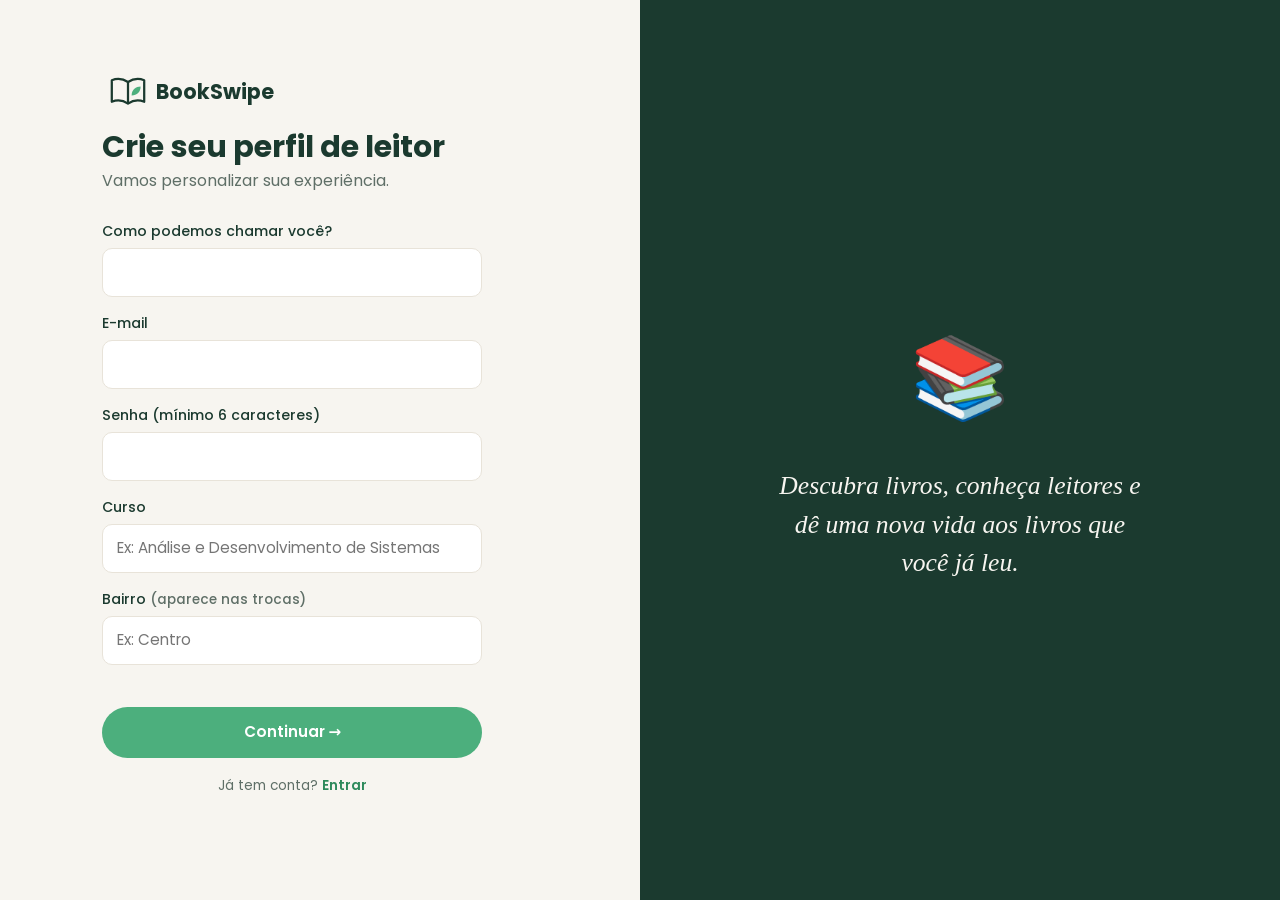
<file: site/cadastro.html>
<!DOCTYPE html>
<html lang="pt-BR">
<head>
  <meta charset="UTF-8">
  <meta name="viewport" content="width=device-width, initial-scale=1.0">
  <title>Criar conta · BookSwipe</title>
  <link rel="preconnect" href="https://fonts.googleapis.com">
  <link href="https://fonts.googleapis.com/css2?family=Poppins:wght@400;500;600;700&display=swap" rel="stylesheet">
  <link rel="icon" href="favicon.svg" type="image/svg+xml">
  <link rel="stylesheet" href="css/estilo.css">
</head>
<body>
  <div class="tela-dividida">
    <div class="lado-form">

      <!-- Passo 1: dados -->
      <form class="form-login passo-cadastro" id="passo-dados">
        <a href="index.html" class="logo" id="logo"></a>
        <h1>Crie seu perfil de leitor</h1>
        <p class="suave">Vamos personalizar sua experiência.</p>

        <div class="campo">
          <label for="nome">Como podemos chamar você?</label>
          <input id="nome" required autocomplete="name">
        </div>
        <div class="campo">
          <label for="email">E-mail</label>
          <input type="email" id="email" required autocomplete="email">
        </div>
        <div class="campo">
          <label for="senha">Senha (mínimo 6 caracteres)</label>
          <input type="password" id="senha" required minlength="6" autocomplete="new-password">
        </div>
        <div class="campo">
          <label for="curso">Curso</label>
          <input id="curso" placeholder="Ex: Análise e Desenvolvimento de Sistemas">
        </div>
        <div class="campo">
          <label for="bairro">Bairro <span class="suave pequeno">(aparece nas trocas)</span></label>
          <input id="bairro" placeholder="Ex: Centro">
        </div>

        <div class="erro-form" id="erro-dados"></div>
        <button class="botao botao-largo" type="submit">Continuar →</button>
        <p class="suave pequeno" style="margin-top:18px;text-align:center">
          Já tem conta? <a href="login.html" style="color:var(--verde-escuro);font-weight:600">Entrar</a>
        </p>
      </form>

      <!-- Passo 2: gêneros -->
      <div class="form-login passo-cadastro" id="passo-generos" hidden>
        <h1>Quais gêneros você mais gosta?</h1>
        <p class="suave">Escolha seus favoritos. Eles ajudam a encontrar leitores parecidos com você.</p>
        <div class="chips" id="generos" style="margin-bottom:24px"></div>
        <div class="erro-form" id="erro-generos"></div>
        <button class="botao botao-largo" id="salvar-generos">Continuar →</button>
      </div>

    </div>
    <div class="lado-arte">
      <div style="font-size:5rem">📚</div>
      <blockquote>Descubra livros, conheça leitores e dê uma nova vida aos livros que você já leu.</blockquote>
    </div>
  </div>

  <script src="js/api.js"></script>
  <script src="js/layout.js"></script>
  <script src="js/cadastro.js"></script>
</body>
</html>
</file>
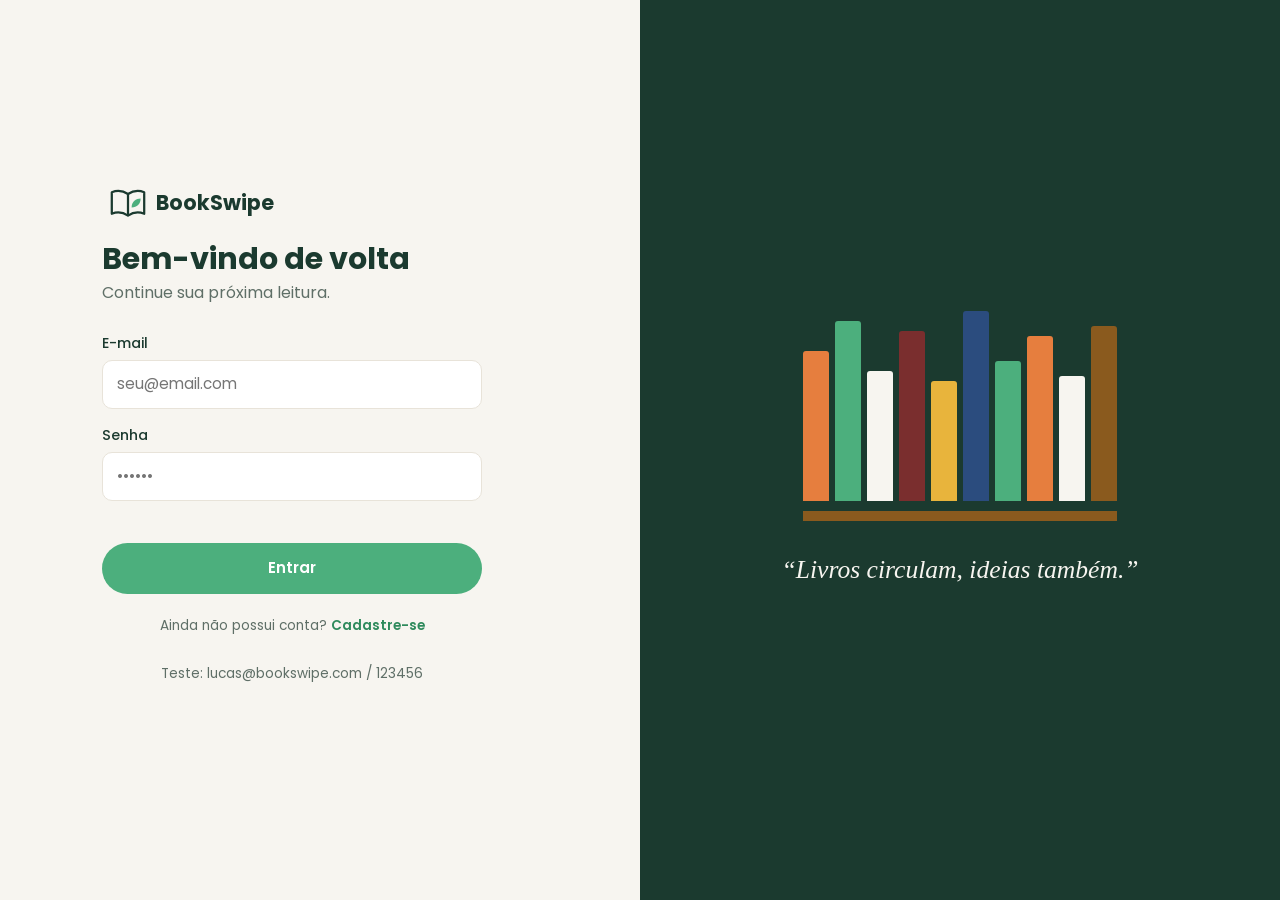
<file: site/descobrir.html>
<!DOCTYPE html>
<html lang="pt-BR">
<head>
  <meta charset="UTF-8">
  <meta name="viewport" content="width=device-width, initial-scale=1.0">
  <title>Descobrir · BookSwipe</title>
  <link rel="preconnect" href="https://fonts.googleapis.com">
  <link href="https://fonts.googleapis.com/css2?family=Poppins:wght@400;500;600;700&display=swap" rel="stylesheet">
  <link rel="icon" href="favicon.svg" type="image/svg+xml">
  <link rel="stylesheet" href="css/estilo.css">
</head>
<body>
  <div class="app">
    <main class="conteudo" id="conteudo">
      <div class="descobrir">
        <h1>Descobrir</h1>
        <p class="suave" id="contagem">Arraste o card ou use as setas ← →</p>

        <div class="pilha" id="pilha"></div>

        <div id="controles">
          <div class="botoes-swipe">
            <button class="botao-redondo passar" id="botao-passar" title="Passar (←)">✕</button>
            <button class="botao-redondo comentar" id="botao-comentar" title="Comentários">💬</button>
            <button class="botao-redondo gostei" id="botao-gostei" title="Gostei (→)">♥</button>
          </div>
          <div class="botoes-legenda"><span>Passar</span><span>Comentar</span><span>Gostei</span></div>
        </div>
      </div>
    </main>
  </div>

  <script src="js/api.js"></script>
  <script src="js/layout.js"></script>
  <script src="js/descobrir.js"></script>
</body>
</html>
</file>
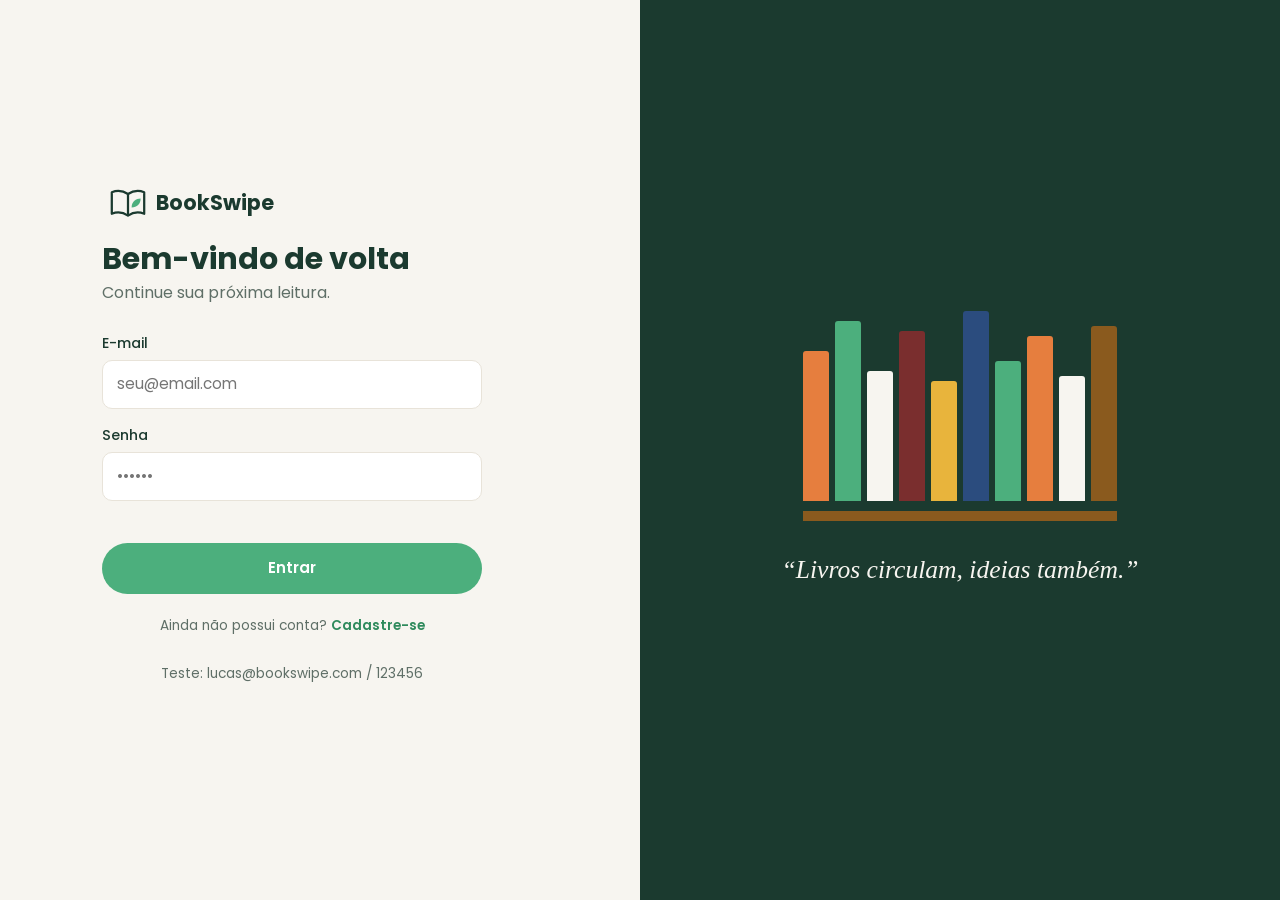
<file: site/estante.html>
<!DOCTYPE html>
<html lang="pt-BR">
<head>
  <meta charset="UTF-8">
  <meta name="viewport" content="width=device-width, initial-scale=1.0">
  <title>Minha estante · BookSwipe</title>
  <link rel="preconnect" href="https://fonts.googleapis.com">
  <link href="https://fonts.googleapis.com/css2?family=Poppins:wght@400;500;600;700&display=swap" rel="stylesheet">
  <link rel="icon" href="favicon.svg" type="image/svg+xml">
  <link rel="stylesheet" href="css/estilo.css">
</head>
<body>
  <div class="app">
    <main class="conteudo" id="conteudo">
      <div class="saudacao">
        <h1>Minha estante</h1>
        <p class="suave">Os livros que você está lendo, já leu e quer ler.</p>
      </div>
      <div class="abas" id="abas"></div>
      <div id="livros"></div>
    </main>
  </div>

  <script src="js/api.js"></script>
  <script src="js/layout.js"></script>
  <script src="js/estante.js"></script>
</body>
</html>
</file>
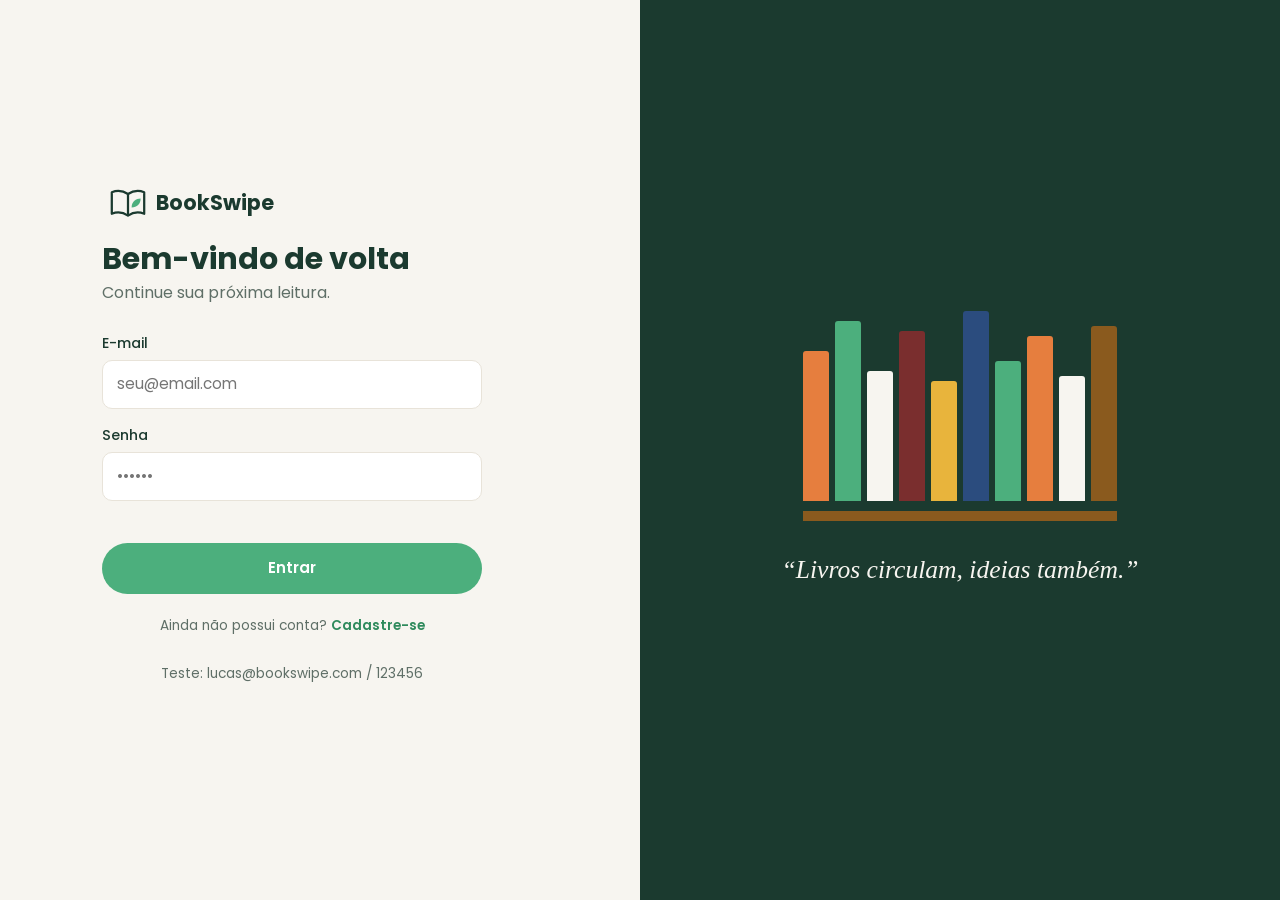
<file: site/impacto.html>
<!DOCTYPE html>
<html lang="pt-BR">
<head>
  <meta charset="UTF-8">
  <meta name="viewport" content="width=device-width, initial-scale=1.0">
  <title>Meu impacto · BookSwipe</title>
  <link rel="preconnect" href="https://fonts.googleapis.com">
  <link href="https://fonts.googleapis.com/css2?family=Poppins:wght@400;500;600;700&display=swap" rel="stylesheet">
  <link rel="icon" href="favicon.svg" type="image/svg+xml">
  <link rel="stylesheet" href="css/estilo.css">
</head>
<body>
  <div class="app">
    <main class="conteudo" id="conteudo">
      <div class="saudacao">
        <h1>♻️ Seu impacto</h1>
        <p class="suave">Você está ajudando livros a continuarem circulando.</p>
      </div>
      <div id="painel"></div>
    </main>
  </div>

  <script src="js/api.js"></script>
  <script src="js/layout.js"></script>
  <script src="js/impacto.js"></script>
</body>
</html>
</file>
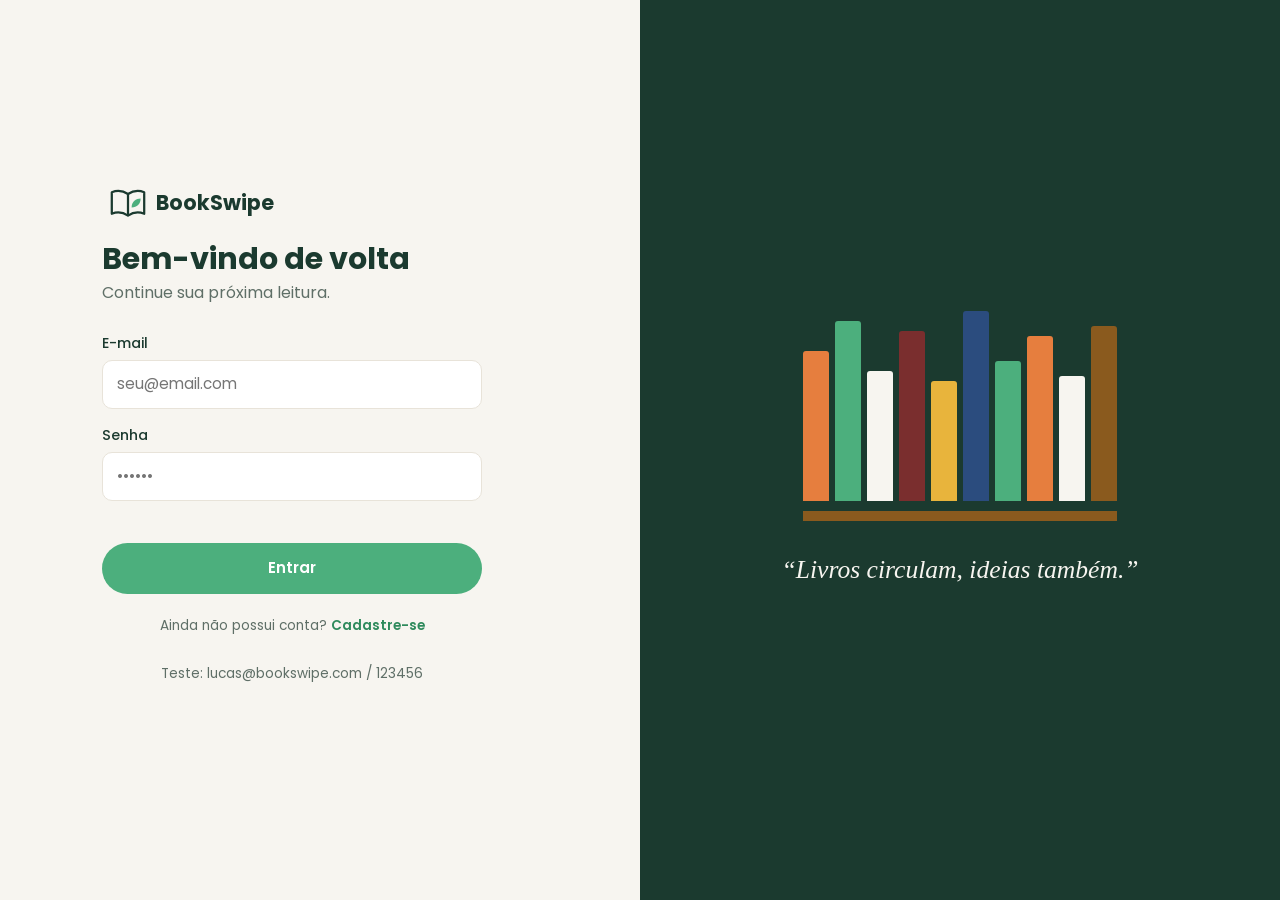
<file: site/inicio.html>
<!DOCTYPE html>
<html lang="pt-BR">
<head>
  <meta charset="UTF-8">
  <meta name="viewport" content="width=device-width, initial-scale=1.0">
  <title>Início · BookSwipe</title>
  <link rel="preconnect" href="https://fonts.googleapis.com">
  <link href="https://fonts.googleapis.com/css2?family=Poppins:wght@400;500;600;700&display=swap" rel="stylesheet">
  <link rel="icon" href="favicon.svg" type="image/svg+xml">
  <link rel="stylesheet" href="css/estilo.css">
</head>
<body>
  <div class="app">
    <main class="conteudo" id="conteudo">
      <div class="saudacao">
        <h1 id="ola">Olá! 👋</h1>
        <p class="suave">O que você quer descobrir hoje?</p>
      </div>

      <div class="numeros" id="numeros"></div>

      <section class="secao">
        <div class="secao-cabecalho"><h2>Em alta 🔥</h2><a href="impacto.html">Ver todos →</a></div>
        <div class="prateleira" id="em-alta"></div>
      </section>

      <section class="secao">
        <div class="secao-cabecalho"><h2>Para você</h2><a href="descobrir.html">Descobrir mais →</a></div>
        <div id="para-voce"></div>
      </section>

      <section class="secao">
        <div class="secao-cabecalho"><h2>Continue lendo 📖</h2><a href="estante.html">Minha estante →</a></div>
        <div class="prateleira" id="lendo"></div>
      </section>
    </main>
  </div>

  <script src="js/api.js"></script>
  <script src="js/layout.js"></script>
  <script src="js/inicio.js"></script>
</body>
</html>
</file>
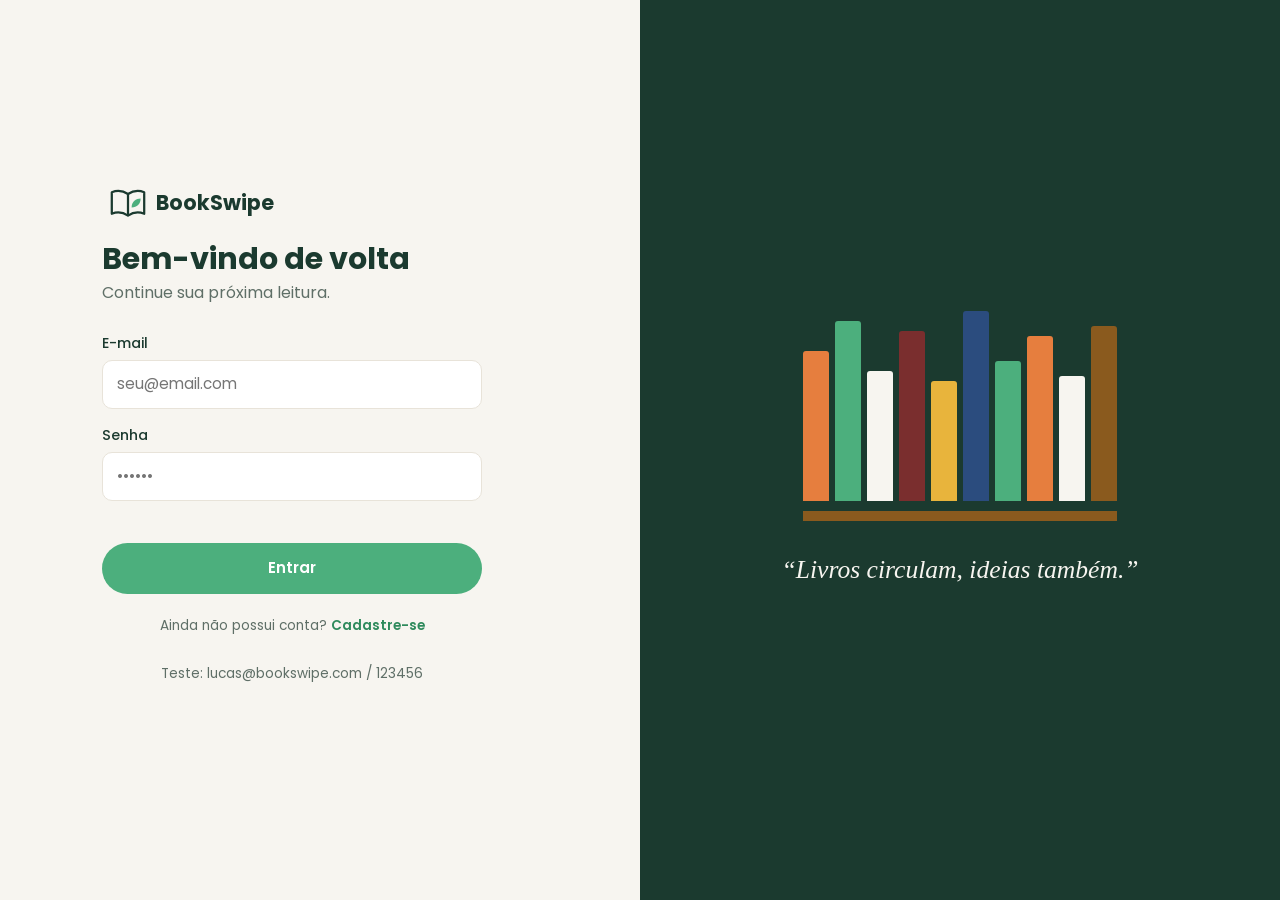
<file: site/livro.html>
<!DOCTYPE html>
<html lang="pt-BR">
<head>
  <meta charset="UTF-8">
  <meta name="viewport" content="width=device-width, initial-scale=1.0">
  <title>Livro · BookSwipe</title>
  <link rel="preconnect" href="https://fonts.googleapis.com">
  <link href="https://fonts.googleapis.com/css2?family=Poppins:wght@400;500;600;700&display=swap" rel="stylesheet">
  <link rel="icon" href="favicon.svg" type="image/svg+xml">
  <link rel="stylesheet" href="css/estilo.css">
</head>
<body>
  <div class="app">
    <main class="conteudo" id="conteudo">
      <a href="javascript:history.back()" class="suave pequeno">← Voltar</a>
      <div id="livro" style="margin-top:16px"></div>
    </main>
  </div>

  <script src="js/api.js"></script>
  <script src="js/layout.js"></script>
  <script src="js/livro.js"></script>
</body>
</html>
</file>
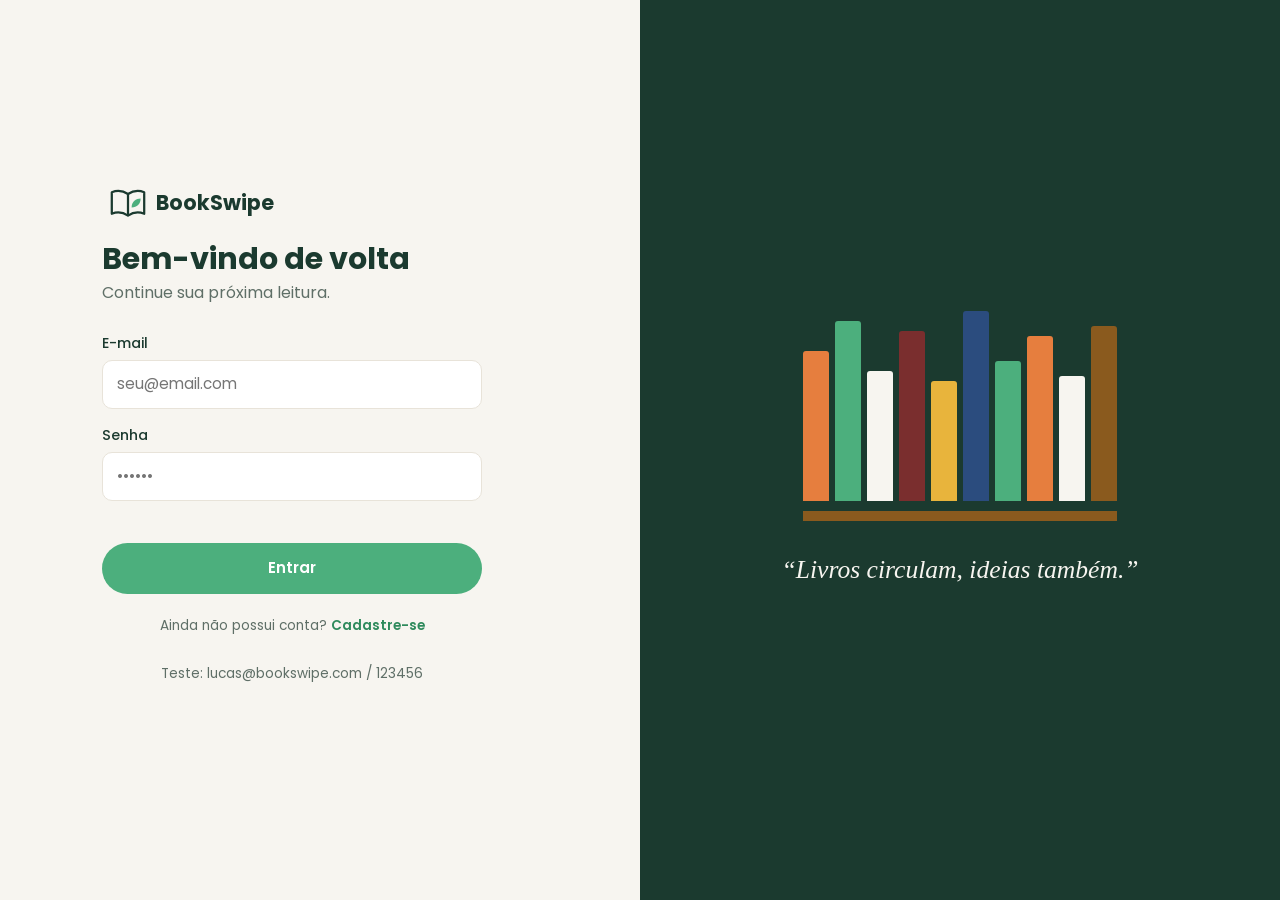
<file: site/login.html>
<!DOCTYPE html>
<html lang="pt-BR">
<head>
  <meta charset="UTF-8">
  <meta name="viewport" content="width=device-width, initial-scale=1.0">
  <title>Entrar · BookSwipe</title>
  <link rel="preconnect" href="https://fonts.googleapis.com">
  <link href="https://fonts.googleapis.com/css2?family=Poppins:wght@400;500;600;700&display=swap" rel="stylesheet">
  <link rel="icon" href="favicon.svg" type="image/svg+xml">
  <link rel="stylesheet" href="css/estilo.css">
</head>
<body>
  <div class="tela-dividida">
    <div class="lado-form">
      <form class="form-login" id="form-login">
        <a href="index.html" class="logo" id="logo"></a>
        <h1>Bem-vindo de volta</h1>
        <p class="suave">Continue sua próxima leitura.</p>

        <div class="campo">
          <label for="email">E-mail</label>
          <input type="email" id="email" placeholder="seu@email.com" required autocomplete="email">
        </div>
        <div class="campo">
          <label for="senha">Senha</label>
          <input type="password" id="senha" placeholder="••••••" required autocomplete="current-password">
        </div>

        <div class="erro-form" id="erro"></div>
        <button class="botao botao-largo" type="submit">Entrar</button>

        <p class="suave pequeno" style="margin-top:22px;text-align:center">
          Ainda não possui conta? <a href="cadastro.html" style="color:var(--verde-escuro);font-weight:600">Cadastre-se</a>
        </p>
        <p class="suave pequeno" style="margin-top:8px;text-align:center">Teste: lucas@bookswipe.com / 123456</p>
      </form>
    </div>

    <div class="lado-arte">
      <div class="estante-arte" id="estante-arte"></div>
      <blockquote>“Livros circulam, ideias também.”</blockquote>
    </div>
  </div>

  <script src="js/api.js"></script>
  <script src="js/layout.js"></script>
  <script src="js/login.js"></script>
</body>
</html>
</file>
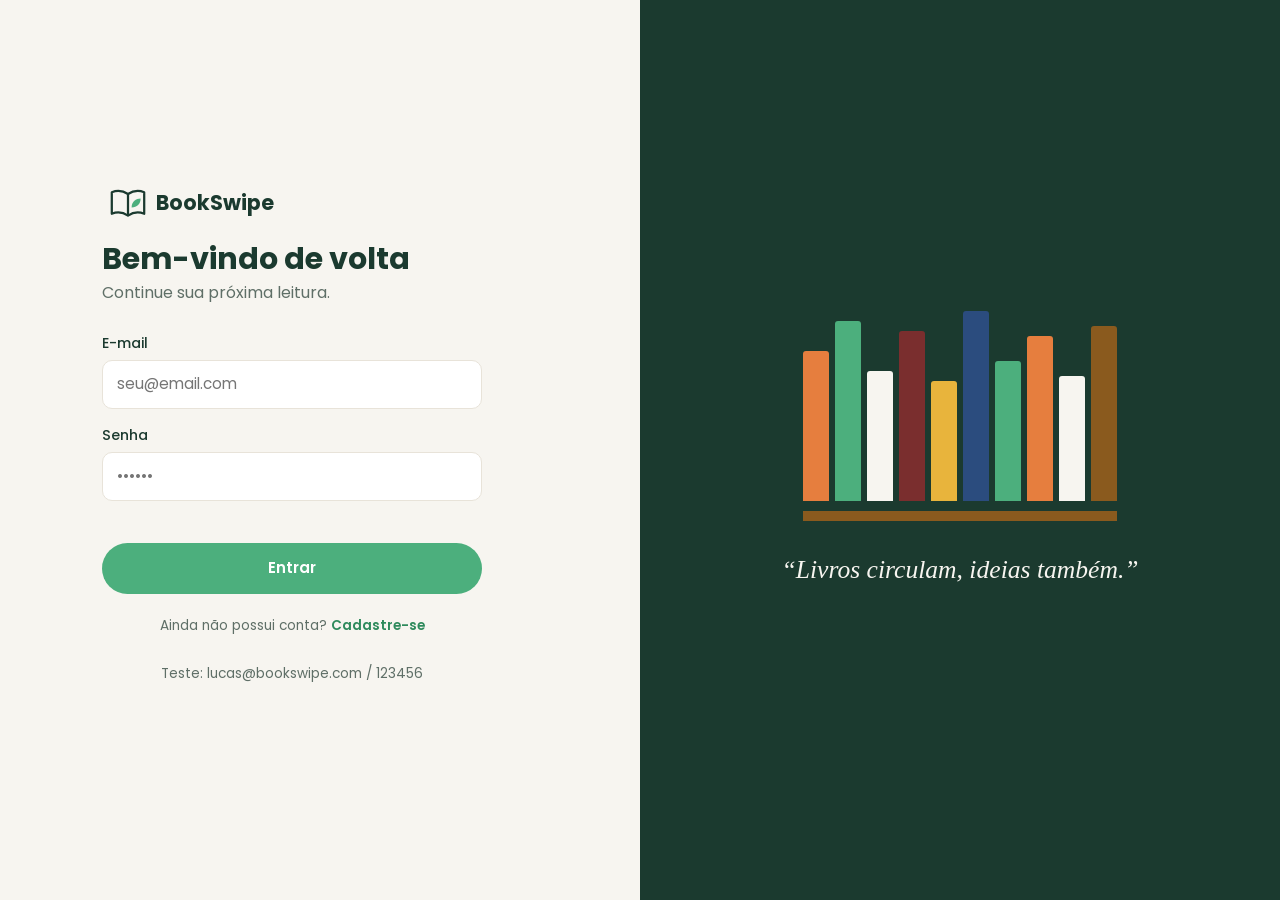
<file: site/matches.html>
<!DOCTYPE html>
<html lang="pt-BR">
<head>
  <meta charset="UTF-8">
  <meta name="viewport" content="width=device-width, initial-scale=1.0">
  <title>Matches · BookSwipe</title>
  <link rel="preconnect" href="https://fonts.googleapis.com">
  <link href="https://fonts.googleapis.com/css2?family=Poppins:wght@400;500;600;700&display=swap" rel="stylesheet">
  <link rel="icon" href="favicon.svg" type="image/svg+xml">
  <link rel="stylesheet" href="css/estilo.css">
</head>
<body>
  <div class="app">
    <main class="conteudo" id="conteudo">
      <div class="saudacao">
        <h1>Seus matches literários</h1>
        <p class="suave">Pessoas que gostam dos mesmos livros que você.</p>
      </div>
      <div id="matches"></div>
      <p class="suave pequeno" style="margin-top:24px">
        Como calculamos: livros em comum (os que você leu ou curtiu) valem 60% e gêneros favoritos em comum valem 40%.
      </p>
    </main>
  </div>

  <script src="js/api.js"></script>
  <script src="js/layout.js"></script>
  <script src="js/matches.js"></script>
</body>
</html>
</file>
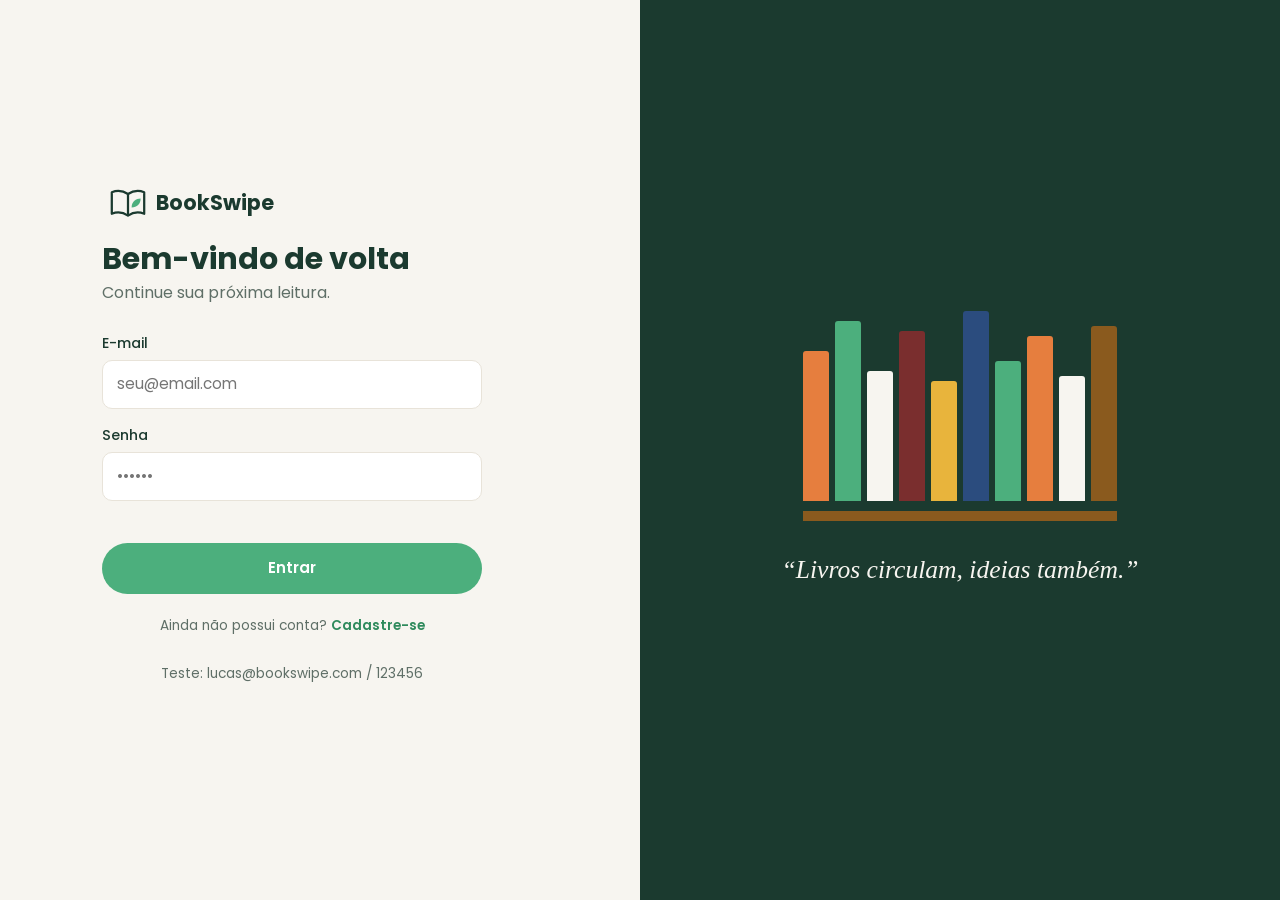
<file: site/perfil.html>
<!DOCTYPE html>
<html lang="pt-BR">
<head>
  <meta charset="UTF-8">
  <meta name="viewport" content="width=device-width, initial-scale=1.0">
  <title>Perfil · BookSwipe</title>
  <link rel="preconnect" href="https://fonts.googleapis.com">
  <link href="https://fonts.googleapis.com/css2?family=Poppins:wght@400;500;600;700&display=swap" rel="stylesheet">
  <link rel="icon" href="favicon.svg" type="image/svg+xml">
  <link rel="stylesheet" href="css/estilo.css">
</head>
<body>
  <div class="app">
    <main class="conteudo" id="conteudo">
      <div id="perfil"></div>
    </main>
  </div>

  <script src="js/api.js"></script>
  <script src="js/layout.js"></script>
  <script src="js/perfil.js"></script>
</body>
</html>
</file>
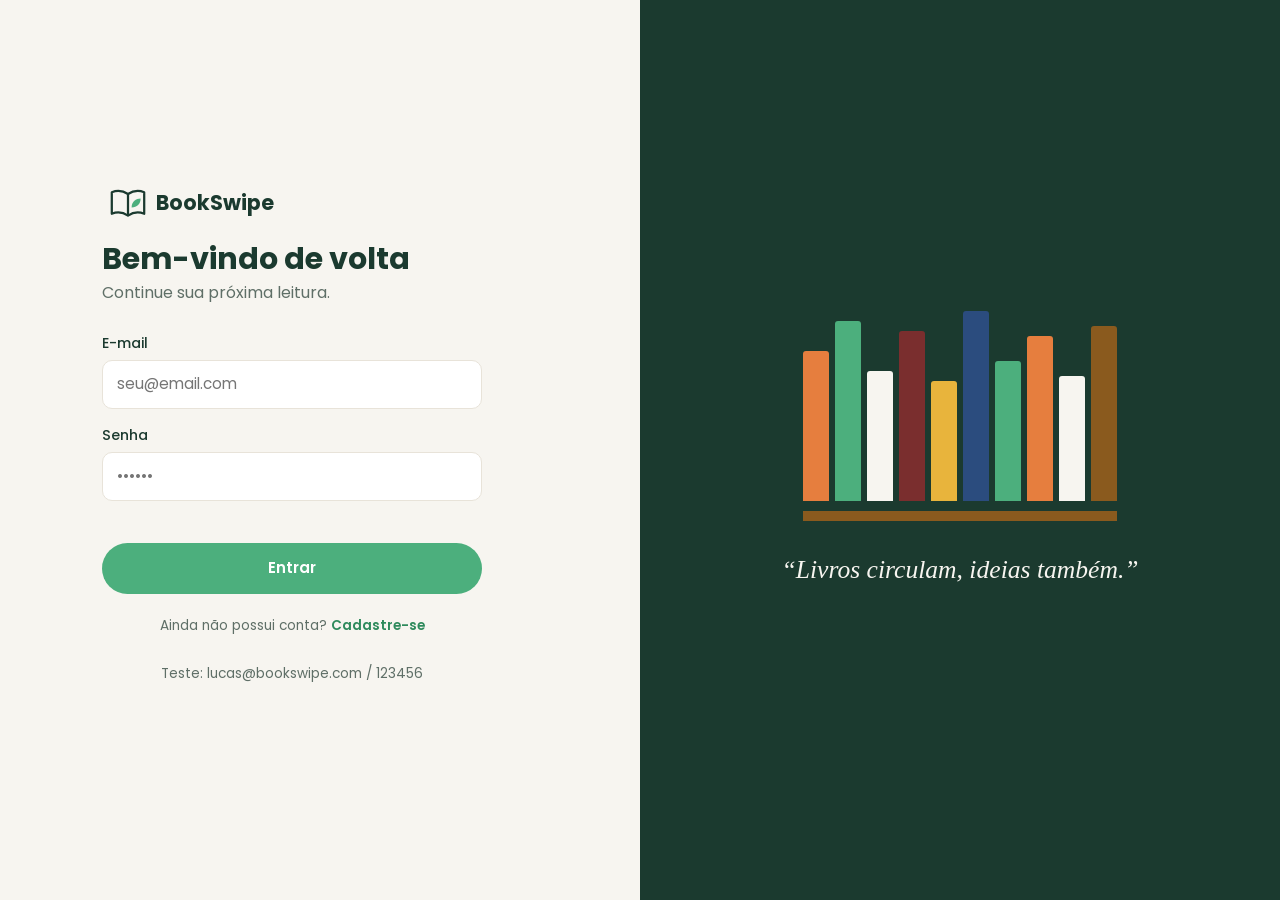
<file: site/publicar.html>
<!DOCTYPE html>
<html lang="pt-BR">
<head>
  <meta charset="UTF-8">
  <meta name="viewport" content="width=device-width, initial-scale=1.0">
  <title>Publicar experiência · BookSwipe</title>
  <link rel="preconnect" href="https://fonts.googleapis.com">
  <link href="https://fonts.googleapis.com/css2?family=Poppins:wght@400;500;600;700&display=swap" rel="stylesheet">
  <link rel="icon" href="favicon.svg" type="image/svg+xml">
  <link rel="stylesheet" href="css/estilo.css">
</head>
<body>
  <div class="app">
    <main class="conteudo" id="conteudo">
      <div style="max-width:640px">
        <h1>Compartilhe sua experiência</h1>
        <p class="suave" style="margin-bottom:24px">O que esse livro despertou em você?</p>

        <form class="card" id="form">
          <!-- 1. Escolher o livro -->
          <div class="campo" id="escolher-livro">
            <label for="busca-livro">Qual livro?</label>
            <input type="search" id="busca-livro" placeholder="Digite o título ou autor..." autocomplete="off">
            <div id="opcoes-livro"></div>
            <button type="button" class="botao-link pequeno" id="buscar-internet" style="align-self:flex-start">
              Não achou? 🌐 Buscar na internet
            </button>
          </div>
          <div id="livro-escolhido" hidden style="display:flex;gap:16px;align-items:center;margin-bottom:20px"></div>

          <!-- 2. Nota -->
          <div class="campo">
            <label>Sua nota</label>
            <div class="nota-estrelas" id="nota"></div>
          </div>

          <!-- 3. Sentimento -->
          <div class="campo">
            <label>Como você se sentiu?</label>
            <div class="chips" id="sentimentos"></div>
          </div>

          <!-- 4. Texto -->
          <div class="campo">
            <label for="texto">Como foi sua experiência?</label>
            <textarea id="texto" maxlength="500" placeholder="Escreva sobre o livro..." required></textarea>
            <span class="dica" id="contador-texto">0/500</span>
          </div>

          <!-- 5. Trecho -->
          <div class="campo">
            <label for="trecho">Seu trecho favorito <span class="suave pequeno">(opcional)</span></label>
            <input id="trecho" maxlength="500" placeholder="“...”">
          </div>

          <div class="erro-form" id="erro"></div>
          <button class="botao botao-largo" type="submit">Publicar experiência</button>
        </form>
      </div>
    </main>
  </div>

  <script src="js/api.js"></script>
  <script src="js/layout.js"></script>
  <script src="js/catalogo.js"></script>
  <script src="js/publicar.js"></script>
</body>
</html>
</file>
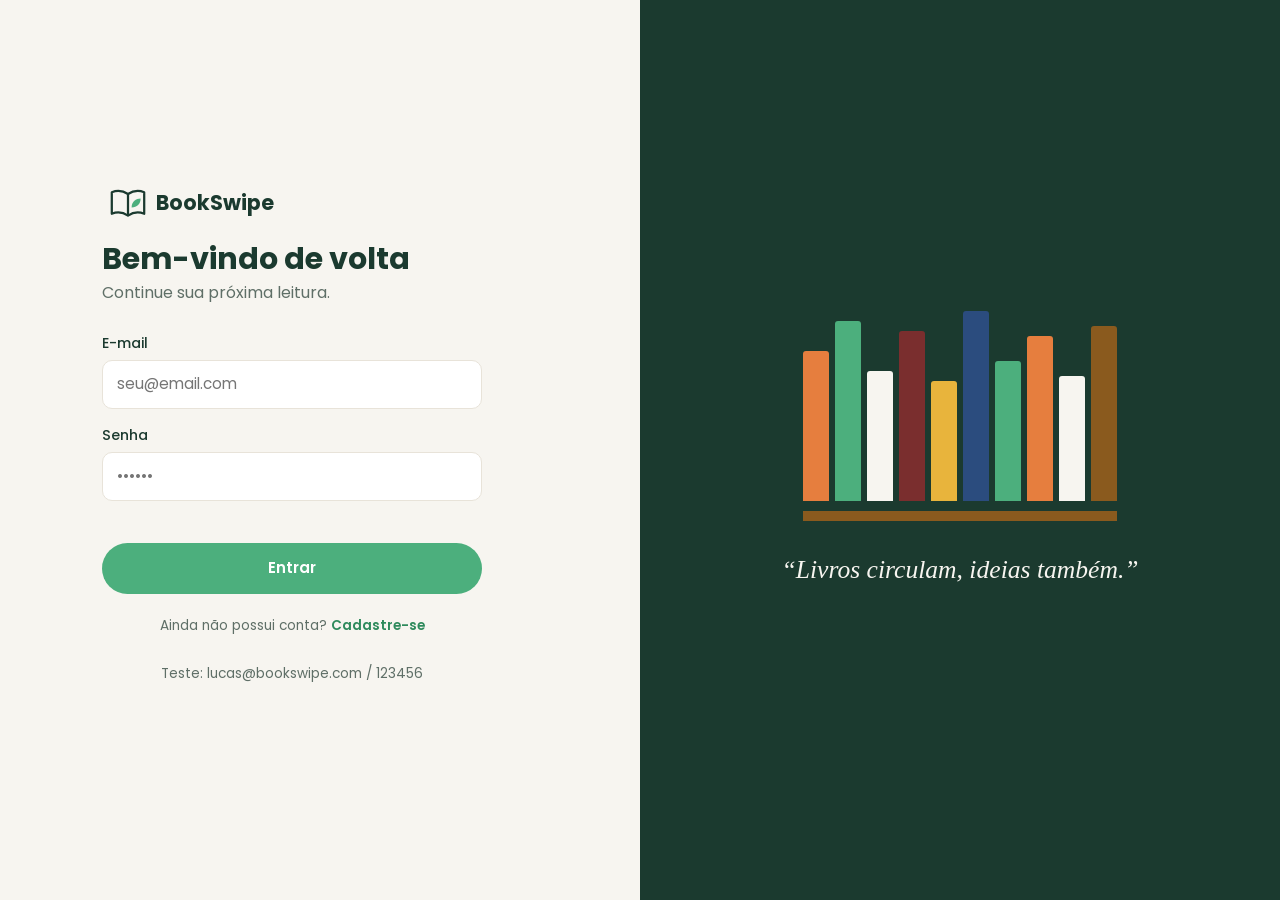
<file: site/trocas.html>
<!DOCTYPE html>
<html lang="pt-BR">
<head>
  <meta charset="UTF-8">
  <meta name="viewport" content="width=device-width, initial-scale=1.0">
  <title>Trocar livros · BookSwipe</title>
  <link rel="preconnect" href="https://fonts.googleapis.com">
  <link href="https://fonts.googleapis.com/css2?family=Poppins:wght@400;500;600;700&display=swap" rel="stylesheet">
  <link rel="icon" href="favicon.svg" type="image/svg+xml">
  <link rel="stylesheet" href="css/estilo.css">
</head>
<body>
  <div class="app">
    <main class="conteudo" id="conteudo">
      <div class="saudacao">
        <h1>♻️ Livros para troca</h1>
        <p class="suave">Leu e não vai reler? Coloque para circular. Quer ler? Peça para um colega.</p>
      </div>

      <div class="abas">
        <button class="aba ativa" data-aba="disponiveis">Disponíveis</button>
        <button class="aba" data-aba="recebidos">Pedidos recebidos <span class="contador" id="contador-recebidos">0</span></button>
        <button class="aba" data-aba="feitos">Meus pedidos</button>
        <button class="aba" data-aba="oferecer">📤 Oferecer livro</button>
      </div>

      <!-- Disponíveis -->
      <section id="aba-disponiveis">
        <div class="campo" style="max-width:420px">
          <input type="search" id="filtro-texto" placeholder="🔍 Pesquisar livro...">
        </div>
        <div class="chips" id="filtro-generos" style="margin-bottom:22px"></div>
        <div id="disponiveis"></div>
      </section>

      <!-- Pedidos recebidos -->
      <section id="aba-recebidos" hidden>
        <div class="card" id="recebidos"></div>
      </section>

      <!-- Meus pedidos -->
      <section id="aba-feitos" hidden>
        <div class="card" id="feitos"></div>
      </section>

      <!-- Oferecer -->
      <section id="aba-oferecer" hidden>
        <div class="duas-colunas">
          <form class="card" id="form-oferecer">
            <h2 style="margin-bottom:16px">Colocar um livro para circular</h2>
            <div class="campo">
              <label for="busca-oferta">Qual livro?</label>
              <input type="search" id="busca-oferta" placeholder="Digite o título..." autocomplete="off">
              <div id="opcoes-oferta"></div>
              <button type="button" class="botao-link pequeno" id="buscar-internet-oferta" style="align-self:flex-start">
                Não achou? 🌐 Buscar na internet
              </button>
            </div>
            <div id="oferta-escolhida" class="suave" style="margin-bottom:16px">Nenhum livro escolhido.</div>
            <div class="campo">
              <label for="condicao">Condição</label>
              <select id="condicao">
                <option value="NOVO">🟢 Novo</option>
                <option value="BOA" selected>🟢 Boa</option>
                <option value="REGULAR">🟡 Regular</option>
              </select>
            </div>
            <div class="erro-form" id="erro-oferta"></div>
            <button class="botao botao-largo" type="submit">♻️ Disponibilizar para troca</button>
          </form>
          <div class="card">
            <h2 style="margin-bottom:12px">Meus livros oferecidos</h2>
            <div id="meus-oferecidos"></div>
          </div>
        </div>
      </section>
    </main>
  </div>

  <script src="js/api.js"></script>
  <script src="js/layout.js"></script>
  <script src="js/catalogo.js"></script>
  <script src="js/trocas.js"></script>
</body>
</html>
</file>
<file: site/css/estilo.css>
/* =============================================================
   BookSwipe - estilo único de todas as telas
   Paleta do protótipo: off-white, verde escuro, verde, terracota
   ============================================================= */

:root {
  --fundo: #F7F5F0;
  --card: #FFFFFF;
  --texto: #1B3A2F;
  --texto-suave: #5F6F67;
  --verde: #4CAF7D;
  --verde-escuro: #2E8A5C;
  --verde-claro: #E6F4EC;
  --terracota: #E67E3E;
  --terracota-claro: #FCEBDD;
  --vermelho: #D9534F;
  --amarelo: #E8B43C;
  --borda: #E8E3D9;
  --sombra: 0 4px 24px rgba(27, 58, 47, 0.07);
  --sombra-forte: 0 12px 40px rgba(27, 58, 47, 0.14);
  --raio: 16px;
  --raio-pequeno: 10px;
}

* { box-sizing: border-box; margin: 0; padding: 0; }

body {
  font-family: 'Poppins', system-ui, sans-serif;
  background: var(--fundo);
  color: var(--texto);
  line-height: 1.5;
  -webkit-font-smoothing: antialiased;
}

[hidden] { display: none !important; } /* "hidden" sempre esconde, mesmo com display no style */
a { color: inherit; text-decoration: none; }
img { max-width: 100%; display: block; }
h1 { font-size: 1.9rem; font-weight: 700; line-height: 1.2; }
h2 { font-size: 1.3rem; font-weight: 600; }
h3 { font-size: 1.05rem; font-weight: 600; }
.suave { color: var(--texto-suave); }
.pequeno { font-size: 0.85rem; }

/* ---------- Botões ---------- */
.botao {
  display: inline-flex; align-items: center; justify-content: center; gap: 8px;
  padding: 12px 22px; border-radius: 999px; border: 2px solid transparent;
  font: inherit; font-weight: 600; font-size: 0.95rem; cursor: pointer;
  background: var(--verde); color: #fff; transition: transform .15s, background .15s, box-shadow .15s;
}
.botao:hover { background: var(--verde-escuro); transform: translateY(-1px); }
.botao:disabled { opacity: .55; cursor: not-allowed; transform: none; }
.botao-destaque { background: var(--terracota); }
.botao-destaque:hover { background: #cf6a2c; }
.botao-contorno { background: transparent; color: var(--verde-escuro); border-color: var(--verde); }
.botao-contorno:hover { background: var(--verde-claro); }
.botao-escuro { background: var(--texto); }
.botao-escuro:hover { background: #102a21; }
.botao-pequeno { padding: 7px 14px; font-size: 0.85rem; }
.botao-largo { width: 100%; }
.botao-perigo { background: transparent; color: var(--vermelho); border-color: #f0c9c8; }
.botao-perigo:hover { background: #fdeeee; }
.botao-link { background: none; border: 0; font: inherit; color: var(--texto-suave); cursor: pointer; }
.botao-link:hover { color: var(--texto); text-decoration: underline; }

/* ---------- Chips (etiquetas) ---------- */
.chip {
  display: inline-block; padding: 4px 12px; border-radius: 999px; font-size: 0.8rem; font-weight: 500;
  background: var(--verde-claro); color: var(--verde-escuro);
}
.chip-terracota { background: var(--terracota-claro); color: #b55a22; }
.chip-cinza { background: #EEECE7; color: var(--texto-suave); }
.chips { display: flex; flex-wrap: wrap; gap: 8px; }
.chip-botao {
  padding: 8px 16px; border-radius: 999px; border: 1.5px solid var(--borda); background: var(--card);
  font: inherit; font-size: 0.9rem; cursor: pointer; color: var(--texto); transition: all .15s;
}
.chip-botao:hover { border-color: var(--verde); }
.chip-botao.ativo { background: var(--verde); border-color: var(--verde); color: #fff; }

/* ---------- Cards ---------- */
.card { background: var(--card); border-radius: var(--raio); box-shadow: var(--sombra); padding: 24px; }
.secao { margin-bottom: 32px; }
.secao-cabecalho { display: flex; justify-content: space-between; align-items: baseline; margin-bottom: 14px; }
.secao-cabecalho a { color: var(--verde-escuro); font-size: 0.9rem; font-weight: 500; }

/* ---------- Capas de livro ---------- */
.capa {
  width: 110px; aspect-ratio: 2 / 3; border-radius: 8px; object-fit: cover; flex-shrink: 0;
  box-shadow: 2px 4px 12px rgba(0, 0, 0, .18);
}
.capa.mini { width: 36px; border-radius: 4px; }
.capa.media { width: 150px; }
.capa.grande { width: 220px; border-radius: 12px; }
.capa.cheia { width: 100%; border-radius: 12px; }
.capa-desenhada {
  background: linear-gradient(135deg, var(--cor-capa) 0%, color-mix(in srgb, var(--cor-capa) 70%, #000) 100%);
  color: #F7F1E3; display: flex; flex-direction: column; justify-content: space-between;
  padding: 0; position: relative; overflow: hidden; font-family: Georgia, serif;
  container-type: inline-size; /* o texto dentro mede a largura DA CAPA (cqw), não da tela */
}
.capa-desenhada::before { /* lombada */
  content: ''; position: absolute; left: 6%; top: 0; bottom: 0; width: 2px; background: rgba(255, 255, 255, .15);
}
/* 1cqw = 1% da largura da capa: a capa pequena e a grande ficam com a mesma proporção */
.capa-titulo {
  font-weight: 700; font-size: 12cqw; line-height: 1.15; text-transform: uppercase; letter-spacing: .02em;
  overflow-wrap: anywhere; display: -webkit-box; -webkit-line-clamp: 5; -webkit-box-orient: vertical; overflow: hidden;
  margin: 14cqw 10cqw 0 14cqw; /* espaço interno medido pela capa (padding em % mediria quem está em volta) */
}
.capa-autor { font-size: 7.5cqw; opacity: .8; margin: 0 10cqw 14cqw 14cqw; }
.capa.mini .capa-titulo, .capa.mini .capa-autor { display: none; }

/* Linha de livros que rola de lado */
.prateleira { display: flex; gap: 18px; overflow-x: auto; padding: 4px 4px 14px; scroll-snap-type: x mandatory; }
.prateleira > * { scroll-snap-align: start; }
.livro-mini { width: 120px; flex-shrink: 0; }
.livro-mini .capa { width: 120px; }
.livro-mini strong { display: block; font-size: .88rem; margin-top: 8px; line-height: 1.25; }
.livro-mini small { color: var(--texto-suave); font-size: .78rem; }

/* Grade de livros */
.grade { display: grid; grid-template-columns: repeat(auto-fill, minmax(170px, 1fr)); gap: 20px; }
.livro-card { background: var(--card); border-radius: var(--raio); box-shadow: var(--sombra); padding: 14px; display: flex; flex-direction: column; gap: 6px; }
.livro-card .capa { width: 100%; }
.livro-card h3 { font-size: .95rem; margin-top: 6px; line-height: 1.3; }
.livro-card .botao { margin-top: auto; }

.estrelas { color: var(--amarelo); letter-spacing: 1px; }
.estrelas .vazia { color: #DDD8CC; }

/* ---------- Avatar ---------- */
.avatar {
  width: 40px; height: 40px; border-radius: 50%; background: var(--texto); color: #fff;
  display: inline-flex; align-items: center; justify-content: center; font-weight: 600; font-size: .85rem; flex-shrink: 0;
}
.avatar.grande { width: 96px; height: 96px; font-size: 2rem; }
.avatar.medio { width: 64px; height: 64px; font-size: 1.3rem; }

/* ---------- Layout das páginas internas ---------- */
.app { display: grid; grid-template-columns: 250px 1fr; min-height: 100vh; }
.lateral {
  position: sticky; top: 0; height: 100vh; padding: 28px 18px; background: var(--card);
  border-right: 1px solid var(--borda); display: flex; flex-direction: column; gap: 6px;
}
.logo { display: flex; align-items: center; gap: 10px; font-weight: 700; font-size: 1.3rem; margin-bottom: 22px; padding-left: 8px; color: var(--texto); }
.logo-icone { width: 36px; height: 30px; color: var(--texto); }
.menu-item { display: flex; align-items: center; gap: 12px; padding: 11px 14px; border-radius: 12px; font-weight: 500; color: var(--texto-suave); transition: background .15s; }
.menu-item:hover { background: var(--fundo); color: var(--texto); }
.menu-item.ativo { background: var(--verde-claro); color: var(--verde-escuro); font-weight: 600; }
.menu-icone { width: 24px; text-align: center; }
.botao-publicar { margin-top: 18px; }
.lema { margin-top: auto; font-family: Georgia, serif; font-style: italic; color: var(--texto-suave); font-size: 1rem; padding-left: 8px; }

.coluna { min-width: 0; }
.topo {
  display: flex; align-items: center; gap: 20px; padding: 16px 40px; position: sticky; top: 0; z-index: 10;
  background: rgba(247, 245, 240, .92); backdrop-filter: blur(8px); border-bottom: 1px solid var(--borda);
}
.logo-celular { display: none; margin: 0; }
.busca { flex: 1; max-width: 520px; position: relative; }
.busca input {
  width: 100%; padding: 11px 18px; border-radius: 999px; border: 1.5px solid var(--borda);
  background: var(--card); font: inherit; font-size: .92rem; color: var(--texto);
}
.busca input:focus { outline: none; border-color: var(--verde); }
.busca-resultados {
  position: absolute; top: calc(100% + 6px); left: 0; right: 0; background: var(--card); border-radius: var(--raio-pequeno);
  box-shadow: var(--sombra-forte); display: none; overflow: hidden;
}
.busca-resultados.aberta { display: block; }
.busca-item { display: flex; align-items: center; gap: 12px; padding: 10px 14px; font-size: .9rem; }
.busca-item:hover { background: var(--fundo); }
.vazio-mini { color: var(--texto-suave); }
.usuario-topo { margin-left: auto; display: flex; align-items: center; gap: 14px; }

.conteudo { padding: 32px 40px 60px; max-width: 1180px; }
.saudacao h1 { margin-bottom: 4px; }
.saudacao { margin-bottom: 28px; }

.menu-celular { display: none; }

/* ---------- Abas ---------- */
.abas { display: flex; gap: 6px; border-bottom: 1.5px solid var(--borda); margin-bottom: 24px; overflow-x: auto; }
.aba {
  padding: 10px 16px; background: none; border: 0; border-bottom: 3px solid transparent; margin-bottom: -1.5px;
  font: inherit; font-weight: 500; color: var(--texto-suave); cursor: pointer; white-space: nowrap;
}
.aba:hover { color: var(--texto); }
.aba.ativa { color: var(--verde-escuro); border-bottom-color: var(--verde); font-weight: 600; }
.contador { background: #EEECE7; border-radius: 999px; padding: 1px 8px; font-size: .75rem; margin-left: 4px; }

/* ---------- Formulários ---------- */
.campo { display: flex; flex-direction: column; gap: 6px; margin-bottom: 16px; }
.campo label { font-size: .88rem; font-weight: 500; }
.campo input, .campo textarea, .campo select {
  padding: 12px 14px; border: 1.5px solid var(--borda); border-radius: var(--raio-pequeno);
  font: inherit; font-size: .95rem; background: var(--card); color: var(--texto); width: 100%;
}
.campo input:focus, .campo textarea:focus, .campo select:focus { outline: none; border-color: var(--verde); }
.campo textarea { min-height: 130px; resize: vertical; }
.campo .dica { font-size: .78rem; color: var(--texto-suave); text-align: right; }
.erro-form { color: var(--vermelho); font-size: .88rem; min-height: 1.3em; margin-bottom: 8px; }

/* Estrelas clicáveis da nota */
.nota-estrelas { display: flex; gap: 6px; }
.nota-estrelas button { background: none; border: 0; font-size: 2.1rem; cursor: pointer; color: #DDD8CC; transition: transform .1s, color .1s; line-height: 1; }
.nota-estrelas button.acesa { color: var(--amarelo); }
.nota-estrelas button:hover { transform: scale(1.15); }

/* ---------- Mensagens ---------- */
.carregando, .vazio { padding: 40px 20px; text-align: center; color: var(--texto-suave); }
.vazio-grande { padding: 60px 20px; text-align: center; }
.vazio-grande .emoji { font-size: 3rem; margin-bottom: 10px; }

.toast {
  position: fixed; bottom: 28px; left: 50%; transform: translate(-50%, 20px); opacity: 0; z-index: 100;
  background: var(--texto); color: #fff; padding: 12px 22px; border-radius: 999px; font-weight: 500;
  box-shadow: var(--sombra-forte); transition: all .3s; max-width: 90vw; text-align: center;
}
.toast.visivel { opacity: 1; transform: translate(-50%, 0); }
.toast.erro { background: var(--vermelho); }

/* ---------- Modal ---------- */
.modal-fundo {
  position: fixed; inset: 0; background: rgba(27, 58, 47, .45); display: flex; align-items: center; justify-content: center;
  z-index: 50; padding: 16px; animation: aparecer .2s;
}
.modal { background: var(--card); border-radius: 20px; padding: 28px; width: 100%; max-width: 440px; box-shadow: var(--sombra-forte); max-height: 90vh; overflow-y: auto; }
@keyframes aparecer { from { opacity: 0; } }

/* =============================================================
   Telas específicas
   ============================================================= */

/* ---------- Landing ---------- */
.landing-topo { display: flex; align-items: center; justify-content: space-between; padding: 22px 6vw; }
.landing-topo nav { display: flex; align-items: center; gap: 24px; font-weight: 500; }
.hero { display: grid; grid-template-columns: 1.1fr 1fr; gap: 40px; align-items: center; padding: 50px 6vw 70px; }
.hero h1 { font-size: clamp(2.2rem, 4.5vw, 3.6rem); margin-bottom: 18px; }
.hero h1 em { font-style: normal; color: var(--verde-escuro); }
.hero p { font-size: 1.1rem; color: var(--texto-suave); max-width: 480px; margin-bottom: 28px; }
.hero-livros { display: flex; justify-content: center; align-items: flex-end; gap: 14px; }
.hero-livros .capa { width: 140px; }
.hero-livros .capa:nth-child(1) { transform: rotate(-8deg) translateY(10px); }
.hero-livros .capa:nth-child(2) { width: 170px; z-index: 1; }
.hero-livros .capa:nth-child(3) { transform: rotate(8deg) translateY(10px); }
.como-funciona { padding: 60px 6vw; background: var(--card); text-align: center; }
.passos { display: grid; grid-template-columns: repeat(3, 1fr); gap: 30px; margin-top: 36px; max-width: 900px; margin-inline: auto; }
.passo-numero { width: 52px; height: 52px; border-radius: 50%; background: var(--verde-claro); color: var(--verde-escuro); font-size: 1.4rem; display: flex; align-items: center; justify-content: center; margin: 0 auto 14px; }
.impacto-faixa { display: flex; align-items: center; justify-content: center; gap: 22px; padding: 60px 6vw; flex-wrap: wrap; }
.impacto-numero { font-size: 3.4rem; font-weight: 700; color: var(--verde-escuro); line-height: 1; }
.rodape { text-align: center; padding: 30px; color: var(--texto-suave); font-size: .85rem; }

/* ---------- Login / Cadastro ---------- */
.tela-dividida { display: grid; grid-template-columns: 1fr 1fr; min-height: 100vh; }
.tela-dividida .lado-form { display: flex; flex-direction: column; justify-content: center; padding: 40px 8vw; }
.tela-dividida .lado-arte {
  background: var(--texto); color: var(--fundo); display: flex; flex-direction: column; align-items: center; justify-content: center;
  padding: 40px; gap: 30px; position: relative; overflow: hidden;
}
.lado-arte blockquote { font-family: Georgia, serif; font-size: 1.6rem; font-style: italic; text-align: center; max-width: 380px; }
.estante-arte { display: flex; align-items: flex-end; gap: 6px; padding-bottom: 10px; border-bottom: 10px solid #8A5A1E; }
.estante-arte span { width: 26px; border-radius: 3px 3px 0 0; }
.form-login { width: 100%; max-width: 380px; }
.form-login h1 { margin: 18px 0 4px; }
.form-login > p { margin-bottom: 28px; }
.passo-cadastro[hidden] { display: none; }

/* ---------- Descobrir (swipe) ---------- */
.descobrir { display: flex; flex-direction: column; align-items: center; }
.pilha { position: relative; width: min(400px, 100%); height: 600px; margin: 10px 0 24px; }
.cartao-swipe {
  position: absolute; inset: 0; background: var(--card); border-radius: 22px; box-shadow: var(--sombra-forte);
  overflow: hidden; display: flex; flex-direction: column; touch-action: pan-y; user-select: none; cursor: grab;
  transition: transform .35s ease, opacity .35s ease;
}
.cartao-swipe.arrastando { transition: none; cursor: grabbing; }
.cartao-swipe.atras { transform: scale(.95) translateY(14px); opacity: .7; pointer-events: none; }
.cartao-swipe.saiu-direita { transform: translateX(140%) rotate(18deg); opacity: 0; }
.cartao-swipe.saiu-esquerda { transform: translateX(-140%) rotate(-18deg); opacity: 0; }
.cartao-topo { background: linear-gradient(160deg, #E9E4D8, #F7F5F0); padding: 26px; display: flex; justify-content: center; }
.cartao-topo .capa { width: 150px; }
.cartao-corpo { padding: 20px 24px; display: flex; flex-direction: column; gap: 8px; flex: 1; overflow: hidden; }
.cartao-corpo .texto-exp { color: var(--texto-suave); font-size: .93rem; display: -webkit-box; -webkit-line-clamp: 4; -webkit-box-orient: vertical; overflow: hidden; }
.cartao-autor { display: flex; align-items: center; gap: 10px; margin-top: auto; font-size: .85rem; }
.cartao-autor .avatar { width: 32px; height: 32px; font-size: .75rem; }
.selo {
  position: absolute; top: 28px; padding: 6px 16px; border: 4px solid; border-radius: 10px; font-weight: 700; font-size: 1.5rem;
  opacity: 0; transition: opacity .1s; pointer-events: none; z-index: 2; background: rgba(255, 255, 255, .85);
}
.selo-gostei { left: 22px; color: var(--verde); border-color: var(--verde); transform: rotate(-14deg); }
.selo-passar { right: 22px; color: var(--vermelho); border-color: var(--vermelho); transform: rotate(14deg); }
.botoes-swipe { display: flex; align-items: center; gap: 26px; }
.botao-redondo {
  width: 72px; height: 72px; border-radius: 50%; border: 0; font-size: 1.9rem; cursor: pointer; display: flex;
  align-items: center; justify-content: center; box-shadow: var(--sombra-forte); transition: transform .15s;
}
.botao-redondo:hover { transform: scale(1.08); }
.botao-redondo.passar { background: var(--vermelho); color: #fff; }
.botao-redondo.gostei { background: var(--verde); color: #fff; }
.botao-redondo.comentar { width: 52px; height: 52px; font-size: 1.3rem; background: var(--card); }
.botoes-legenda { display: flex; gap: 52px; margin-top: 8px; font-size: .82rem; color: var(--texto-suave); }
.coracao-grande { position: fixed; inset: 0; display: flex; align-items: center; justify-content: center; pointer-events: none; z-index: 60; font-size: 6rem; animation: pulsar .7s ease forwards; }
@keyframes pulsar { 0% { transform: scale(.3); opacity: 0; } 40% { transform: scale(1.1); opacity: 1; } 100% { transform: scale(1.4); opacity: 0; } }
.comentario { display: flex; gap: 10px; padding: 10px 0; border-bottom: 1px solid var(--borda); font-size: .9rem; }
.comentario .avatar { width: 32px; height: 32px; font-size: .75rem; }

/* ---------- Página do livro ---------- */
.livro-cabecalho { display: flex; gap: 36px; align-items: flex-start; margin-bottom: 30px; }
.livro-info h1 { margin-bottom: 2px; }
.livro-info .autor { font-size: 1.1rem; color: var(--texto-suave); margin-bottom: 12px; }
.livro-nota { display: flex; align-items: center; gap: 10px; margin-bottom: 14px; font-size: 1.1rem; }
.botoes-estante { display: flex; flex-wrap: wrap; gap: 10px; margin-top: 18px; }
.botoes-estante .botao.marcado { background: var(--verde); color: #fff; border-color: var(--verde); }
.experiencia { padding: 18px 0; border-bottom: 1px solid var(--borda); }
.experiencia:last-child { border-bottom: 0; }
.experiencia-topo { display: flex; align-items: center; gap: 12px; margin-bottom: 8px; }
.trecho { font-family: Georgia, serif; font-style: italic; border-left: 3px solid var(--terracota); padding-left: 12px; margin: 8px 0; color: var(--texto-suave); }
.interacoes { display: flex; gap: 18px; color: var(--texto-suave); font-size: .88rem; margin-top: 8px; }

/* ---------- Matches ---------- */
.grade-matches { display: grid; grid-template-columns: repeat(auto-fill, minmax(280px, 1fr)); gap: 20px; }
.match { text-align: center; display: flex; flex-direction: column; align-items: center; gap: 8px; }
.anel {
  --pct: 0; width: 110px; height: 110px; border-radius: 50%; display: flex; align-items: center; justify-content: center;
  background: conic-gradient(var(--terracota) calc(var(--pct) * 1%), #EEECE7 0);
}
.anel .avatar { width: 92px; height: 92px; font-size: 1.6rem; border: 4px solid var(--card); }
.afinidade { color: var(--terracota); font-weight: 700; font-size: 1.15rem; }

/* ---------- Trocas ---------- */
.condicao { font-size: .8rem; font-weight: 600; }
.condicao.NOVO, .condicao.BOA { color: var(--verde-escuro); }
.condicao.REGULAR { color: #b5862a; }
.local { font-size: .82rem; color: var(--texto-suave); }
.pedido { display: flex; align-items: center; gap: 16px; padding: 16px 0; border-bottom: 1px solid var(--borda); flex-wrap: wrap; }
.pedido:last-child { border-bottom: 0; }
.pedido-info { flex: 1; min-width: 200px; }
.pedido-acoes { display: flex; gap: 8px; flex-wrap: wrap; }
.status { display: inline-flex; align-items: center; gap: 6px; padding: 4px 12px; border-radius: 999px; font-size: .8rem; font-weight: 600; }
.status.PENDENTE { background: #FFF5DB; color: #9A7414; }
.status.ACEITA { background: var(--verde-claro); color: var(--verde-escuro); }
.status.RECUSADA { background: #FDEEEE; color: var(--vermelho); }
.status.CONCLUIDA { background: var(--texto); color: #fff; }
.status.DISPONIVEL { background: var(--verde-claro); color: var(--verde-escuro); }
.status.RESERVADO { background: #FFF5DB; color: #9A7414; }
.status.TROCADO { background: var(--texto); color: #fff; }
.sucesso { text-align: center; }
.sucesso .check { width: 76px; height: 76px; border-radius: 50%; background: var(--verde); color: #fff; font-size: 2.4rem; display: flex; align-items: center; justify-content: center; margin: 0 auto 16px; }

/* ---------- Impacto ---------- */
.numeros { display: grid; grid-template-columns: repeat(auto-fit, minmax(190px, 1fr)); gap: 18px; margin-bottom: 30px; }
.numero-card { background: var(--card); border-radius: var(--raio); box-shadow: var(--sombra); padding: 22px; }
.numero-card .valor { font-size: 2.4rem; font-weight: 700; line-height: 1.1; color: var(--verde-escuro); }
.numero-card.destaque { background: var(--texto); color: var(--fundo); }
.numero-card.destaque .valor { color: #8FE0B4; }
.duas-colunas { display: grid; grid-template-columns: 1.3fr 1fr; gap: 22px; }
.grafico-barras { display: flex; align-items: flex-end; gap: 18px; height: 200px; padding-top: 24px; }
.barra-coluna { flex: 1; display: flex; flex-direction: column; align-items: center; justify-content: flex-end; height: 100%; gap: 6px; }
.barra { width: 100%; max-width: 56px; background: var(--verde); border-radius: 8px 8px 0 0; min-height: 4px; transition: height .6s ease; }
.barra-valor { font-weight: 600; font-size: .85rem; }
.barra-rotulo { font-size: .8rem; color: var(--texto-suave); }
.ranking-item { display: flex; align-items: center; gap: 14px; padding: 12px 0; border-bottom: 1px solid var(--borda); }
.ranking-item:last-child { border-bottom: 0; }
.ranking-posicao { font-weight: 700; width: 28px; font-size: 1.2rem; }
.barra-horizontal { height: 10px; background: #EEECE7; border-radius: 999px; overflow: hidden; flex: 1; }
.barra-horizontal span { display: block; height: 100%; background: var(--terracota); border-radius: 999px; }
.linha-genero { display: flex; align-items: center; gap: 12px; margin-bottom: 12px; font-size: .9rem; }
.linha-genero .nome { width: 90px; }

/* ---------- Perfil ---------- */
.perfil-cabecalho { display: flex; align-items: center; gap: 28px; margin-bottom: 28px; flex-wrap: wrap; }
.perfil-numeros { display: flex; gap: 34px; margin-top: 12px; }
.perfil-numeros strong { font-size: 1.5rem; display: block; line-height: 1.1; }

/* =============================================================
   Celular (telas até 820px)
   ============================================================= */
@media (max-width: 820px) {
  .app { grid-template-columns: 1fr; }
  .lateral { display: none; }
  .topo { padding: 12px 16px; gap: 12px; }
  .logo-celular { display: flex; }
  .logo-celular span { display: none; }
  .usuario-topo .botao-link { display: none; }
  .conteudo { padding: 20px 16px 100px; }
  .menu-celular {
    display: flex; position: fixed; bottom: 0; left: 0; right: 0; background: var(--card); border-top: 1px solid var(--borda);
    justify-content: space-around; padding: 8px 4px calc(8px + env(safe-area-inset-bottom)); z-index: 20;
  }
  .menu-celular a { display: flex; flex-direction: column; align-items: center; font-size: 1.3rem; color: var(--texto-suave); padding: 2px 8px; border-radius: 10px; }
  .menu-celular small { font-size: .65rem; }
  .menu-celular a.ativo { color: var(--verde-escuro); background: var(--verde-claro); }
  h1 { font-size: 1.5rem; }
  .hero, .tela-dividida, .duas-colunas { grid-template-columns: 1fr; }
  .tela-dividida .lado-arte { display: none; }
  .hero-livros .capa { width: 90px; }
  .hero-livros .capa:nth-child(2) { width: 110px; }
  .passos { grid-template-columns: 1fr; }
  .livro-cabecalho { flex-direction: column; align-items: center; text-align: center; }
  .livro-nota, .botoes-estante { justify-content: center; }
  /* o card ocupa a altura que sobra da tela, deixando espaço para os botões e o menu de baixo */
  .pilha { height: max(380px, calc(100dvh - 330px)); margin-bottom: 16px; }
  .cartao-topo { padding: 16px; }
  .cartao-topo .capa { width: 96px; }
  .cartao-corpo { padding: 14px 18px; gap: 4px; }
  .botao-redondo { width: 60px; height: 60px; font-size: 1.6rem; }
  .botao-redondo.comentar { width: 46px; height: 46px; }
  .botoes-legenda { display: none; }
  .numeros { grid-template-columns: repeat(auto-fit, minmax(100px, 1fr)); gap: 10px; }
  .numero-card { padding: 14px; }
  .numero-card .valor { font-size: 1.7rem; }
  .numero-card > div:not(.valor) { font-size: .75rem; }
  .grade { grid-template-columns: repeat(2, 1fr); gap: 12px; }
  .landing-topo nav a:not(.botao) { display: none; }
}
</file>
